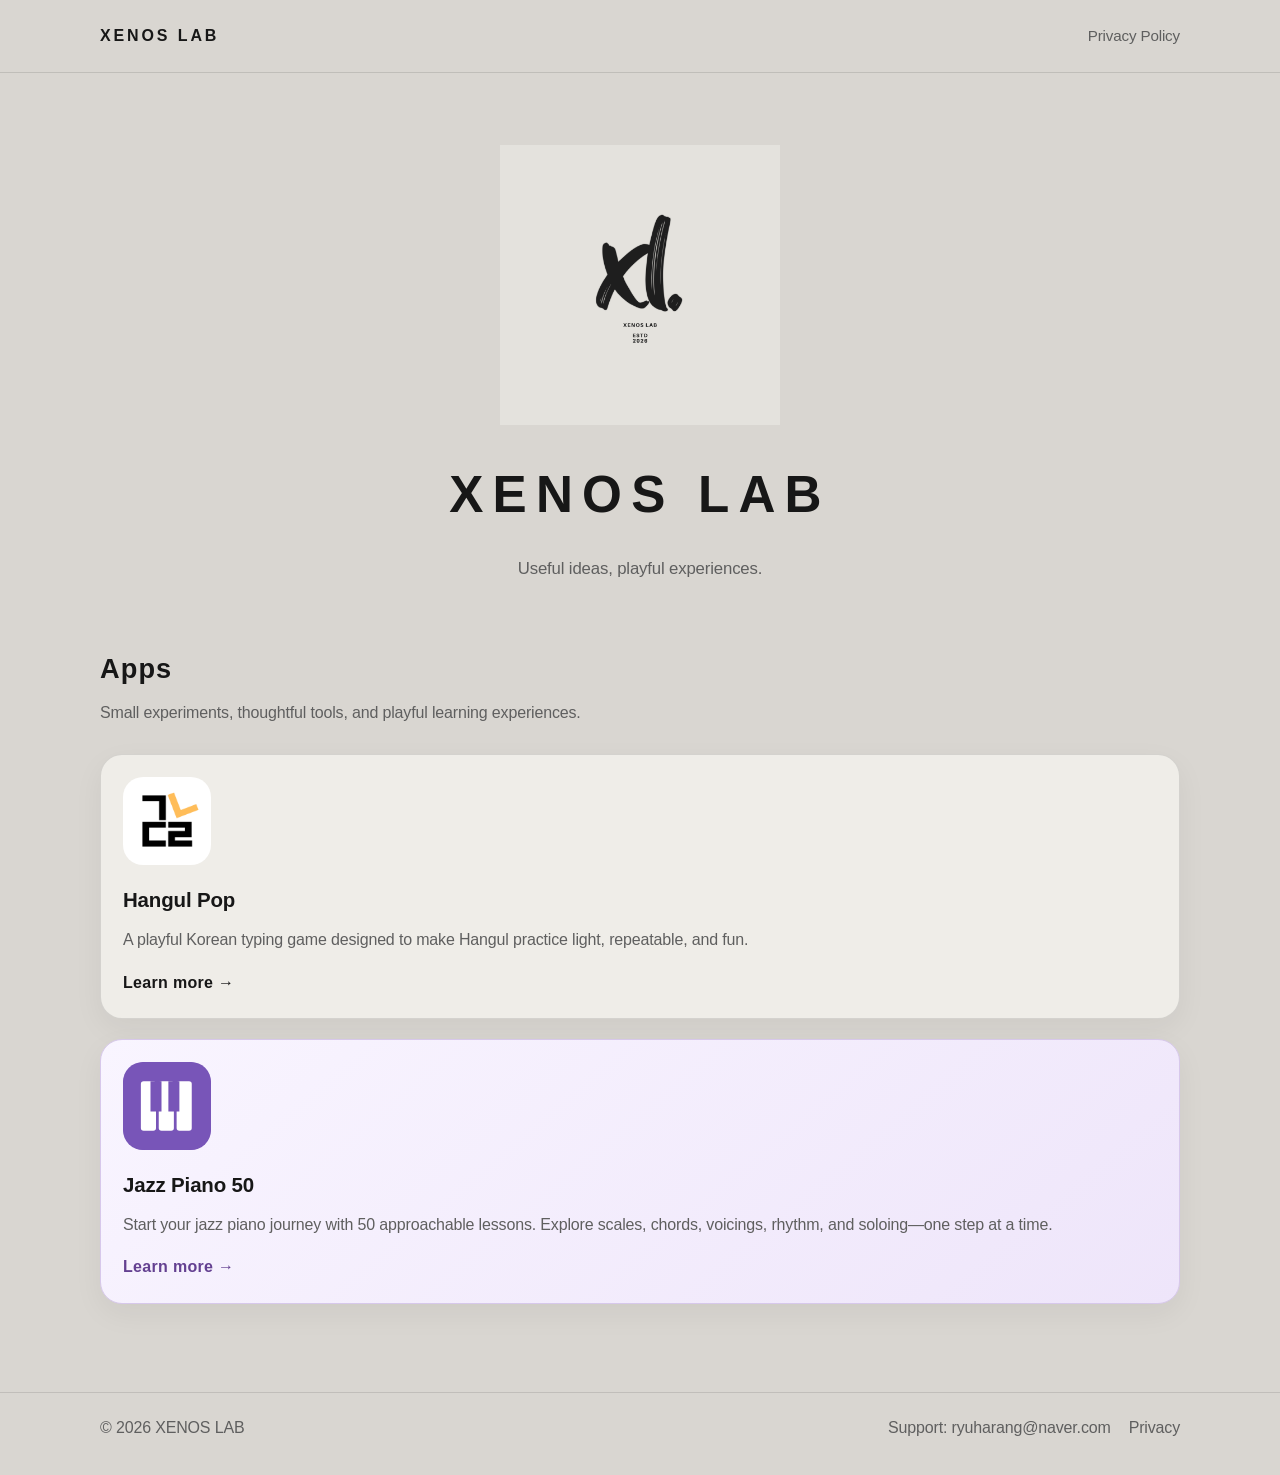
<file: index.html>
<!doctype html>
<html lang="en">
<head>
  <meta charset="utf-8">
  <meta name="viewport" content="width=device-width, initial-scale=1">
  <title>XENOS LAB</title>
  <meta name="description" content="XENOS LAB builds useful, playful apps in a clean and thoughtful way.">
  <link rel="icon" href="assets/hangul-pop-icon.png">
  <link rel="stylesheet" href="styles.css">
  <link rel="stylesheet" href="jazz-piano-50.css">
</head>
<body class="app-directory">
  <header class="site-header">
    <div class="container header-inner">
      <a class="brand-text" href="index.html">XENOS LAB</a>
      <nav class="header-nav">
        <a href="privacy.html">Privacy Policy</a>
      </nav>
    </div>
  </header>

  <main>
    <section class="hero">
      <div class="container hero-inner">
        <img class="hero-logo" src="assets/xenoslab-logo.png" alt="XENOS LAB logo">
        <h1>XENOS LAB</h1>
        <p class="hero-copy">
          Useful ideas, playful experiences.
        </p>
      </div>
    </section>

    <section class="apps-section">
      <div class="container">
        <div class="section-head">
          <h2>Apps</h2>
          <p>Small experiments, thoughtful tools, and playful learning experiences.</p>
        </div>

        <div class="apps-grid">
          <a class="app-card" href="privacy.html" aria-label="Open Hangul Pop">
            <img class="app-icon" src="assets/hangul-pop-icon.png" alt="Hangul Pop app icon">
            <div class="app-card-body">
              <h3>Hangul Pop</h3>
              <p>
                A playful Korean typing game designed to make Hangul practice light, repeatable, and fun.
              </p>
              <span class="card-link">Learn more →</span>
            </div>
          </a>
          <a class="app-card jazz-card" href="jazz-piano-50.html" aria-label="Learn about Jazz Piano 50">
            <img class="app-icon" src="assets/jazz-piano-50-icon.svg" alt="Jazz Piano 50 app icon" width="88" height="88">
            <div class="app-card-body">
              <h3>Jazz Piano 50</h3>
              <p>
                Start your jazz piano journey with 50 approachable lessons. Explore scales, chords, voicings, rhythm, and soloing—one step at a time.
              </p>
              <span class="card-link">Learn more →</span>
            </div>
          </a>
        </div>
      </div>
    </section>
  </main>

  <footer class="site-footer">
    <div class="container footer-inner">
      <p>© 2026 XENOS LAB</p>
      <div class="footer-links">
        <a href="mailto:ryuharang@naver.com">Support: ryuharang@naver.com</a>
        <a href="privacy.html">Privacy</a>
      </div>
    </div>
  </footer>
</body>
</html>
</file>
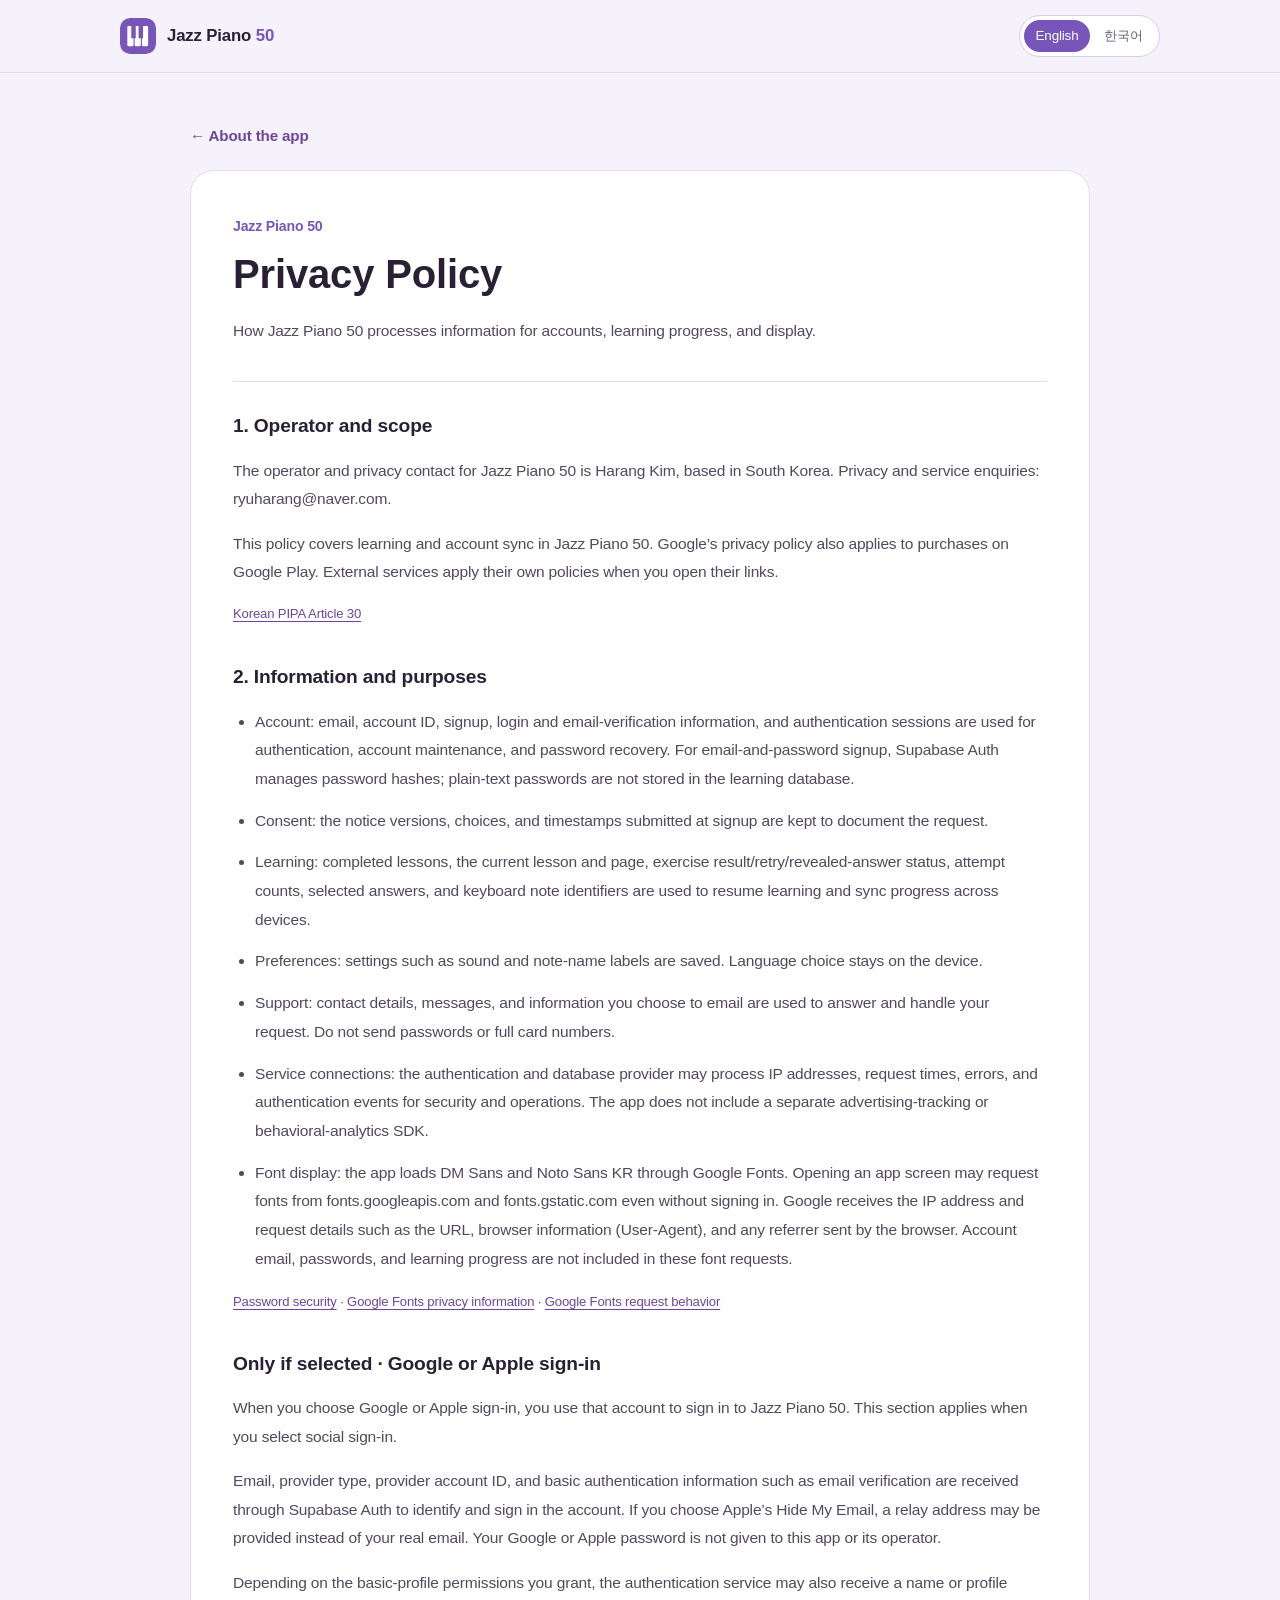
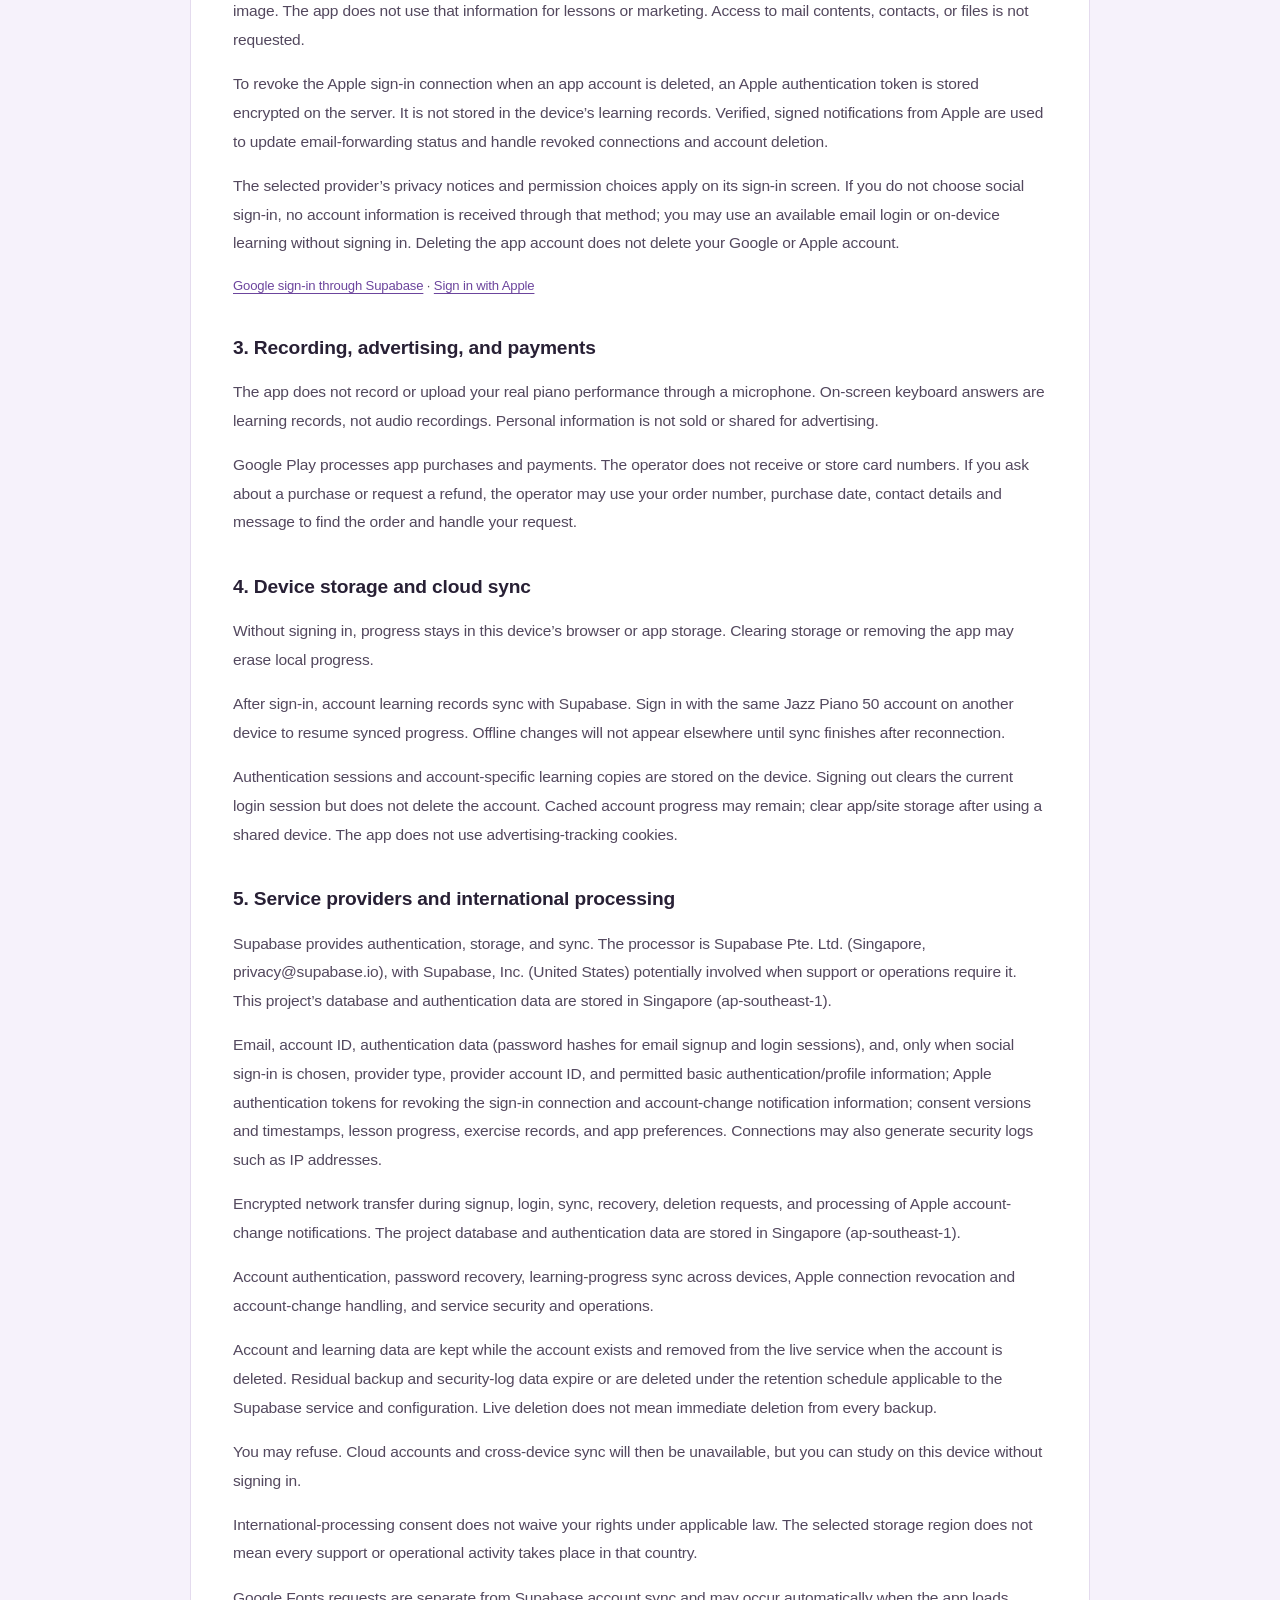
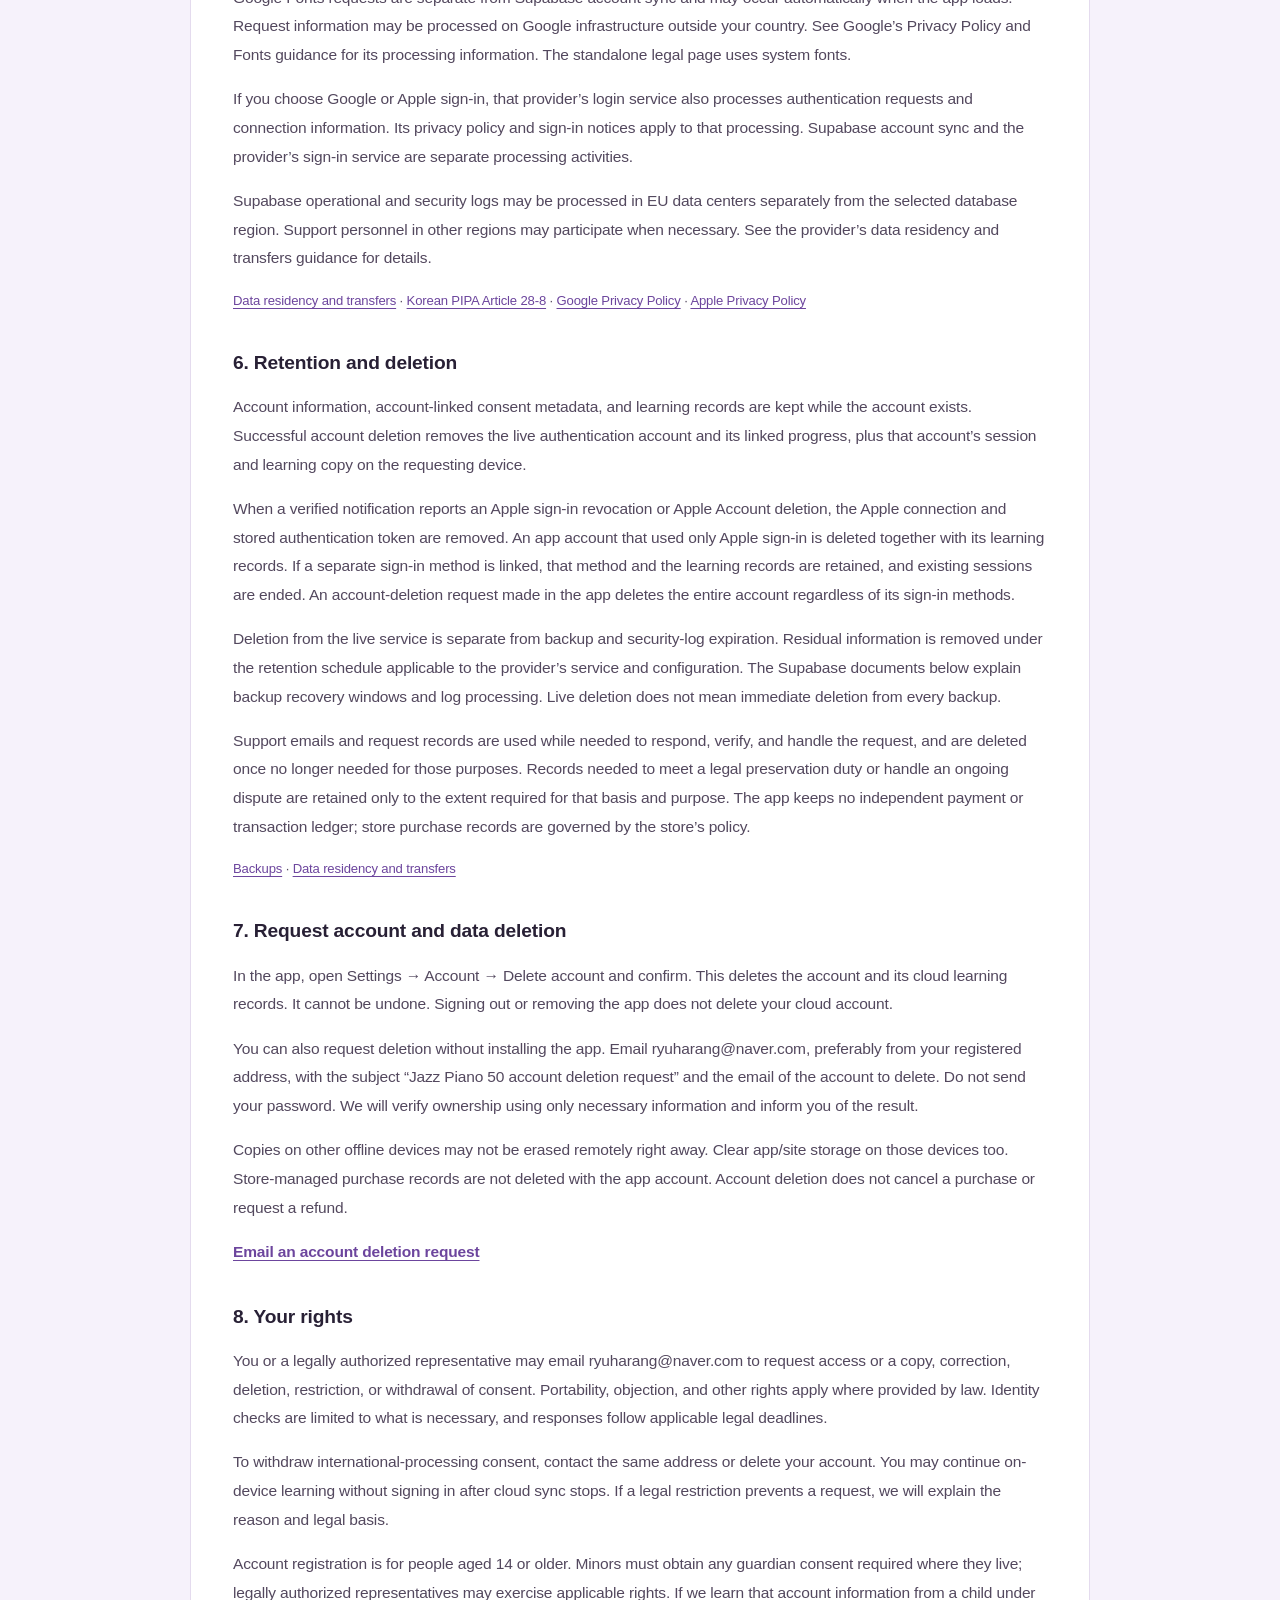
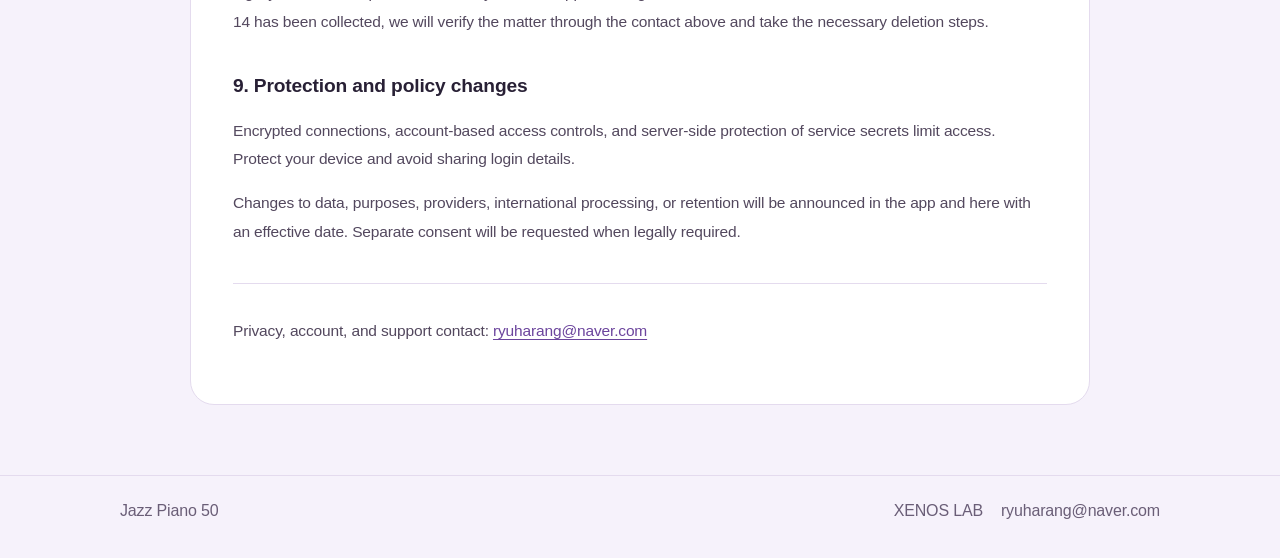
<file: jazz-piano-50-play-privacy.html>
<!doctype html>
<html lang="en">
<head>
  <meta charset="utf-8">
  <meta name="viewport" content="width=device-width, initial-scale=1">
  <title>Jazz Piano 50 — Privacy Policy / 개인정보 처리방침</title>
  <meta name="description" content="Privacy, learning progress, account sync, and account deletion for Jazz Piano 50. 한국어 및 영어 개인정보 처리방침.">
  <meta name="theme-color" content="#f6f2fb">
  <link rel="canonical" href="https://xenoslab.net/jazz-piano-50-play-privacy.html">
  <link rel="alternate" hreflang="en" href="https://xenoslab.net/jazz-piano-50-play-privacy.html?lang=en">
  <link rel="alternate" hreflang="ko" href="https://xenoslab.net/jazz-piano-50-play-privacy.html?lang=ko">
  <link rel="icon" href="assets/jazz-piano-50-icon.svg" type="image/svg+xml">
  <link rel="stylesheet" href="styles.css">
  <link rel="stylesheet" href="jazz-piano-50.css">
  <script src="jazz-piano-50-language.js" defer></script>
  <noscript><style>[data-locale][hidden]{display:block!important}.language-switch{display:none}</style></noscript>
</head>
<body class="jazz-page jazz-policy-page">
  <a class="skip-link" href="#main">Skip to content / 본문으로</a>
  <header class="site-header">
    <div class="container header-inner">
      <a class="jazz-wordmark" href="jazz-piano-50.html" aria-label="Jazz Piano 50"><img src="assets/jazz-piano-50-icon.svg" alt="" width="36" height="36"><span>Jazz Piano <strong>50</strong></span></a>
      <nav class="language-switch" aria-label="Language / 언어"><a href="jazz-piano-50-play-privacy.html?lang=en" data-language="en" lang="en" aria-current="page">English</a><a href="jazz-piano-50-play-privacy.html?lang=ko" data-language="ko" lang="ko">한국어</a></nav>
    </div>
  </header>
  <main id="main"><div class="container jazz-policy-container"><div data-locale="en" lang="en"><a class="jazz-back" href="jazz-piano-50.html?lang=en">← About the app</a><article class="legal-document" lang="en" data-legal-kind="privacy"><header><p class="legal-brand">Jazz Piano 50</p><h1>Privacy Policy</h1><p>How Jazz Piano 50 processes information for accounts, learning progress, and display.</p></header><section><h2>1. Operator and scope</h2><p>The operator and privacy contact for Jazz Piano 50 is Harang Kim, based in South Korea. Privacy and service enquiries: ryuharang@naver.com.</p><p>This policy covers learning and account sync in Jazz Piano 50. Google’s privacy policy also applies to purchases on Google Play. External services apply their own policies when you open their links.</p><p class="legal-sources"><a href="https://www.law.go.kr/LSW/lsLinkCommonInfo.do?lsJoLnkSeq=1032645945" target="_blank" rel="noopener noreferrer">Korean PIPA Article 30</a></p></section><section><h2>2. Information and purposes</h2><ul><li>Account: email, account ID, signup, login and email-verification information, and authentication sessions are used for authentication, account maintenance, and password recovery. For email-and-password signup, Supabase Auth manages password hashes; plain-text passwords are not stored in the learning database.</li><li>Consent: the notice versions, choices, and timestamps submitted at signup are kept to document the request.</li><li>Learning: completed lessons, the current lesson and page, exercise result/retry/revealed-answer status, attempt counts, selected answers, and keyboard note identifiers are used to resume learning and sync progress across devices.</li><li>Preferences: settings such as sound and note-name labels are saved. Language choice stays on the device.</li><li>Support: contact details, messages, and information you choose to email are used to answer and handle your request. Do not send passwords or full card numbers.</li><li>Service connections: the authentication and database provider may process IP addresses, request times, errors, and authentication events for security and operations. The app does not include a separate advertising-tracking or behavioral-analytics SDK.</li><li>Font display: the app loads DM Sans and Noto Sans KR through Google Fonts. Opening an app screen may request fonts from fonts.googleapis.com and fonts.gstatic.com even without signing in. Google receives the IP address and request details such as the URL, browser information (User-Agent), and any referrer sent by the browser. Account email, passwords, and learning progress are not included in these font requests.</li></ul><p class="legal-sources"><a href="https://supabase.com/docs/guides/auth/password-security" target="_blank" rel="noopener noreferrer">Password security</a> · <a href="https://fonts.googleblog.com/2022/11/your-privacy-and-google-fonts.html" target="_blank" rel="noopener noreferrer">Google Fonts privacy information</a> · <a href="https://developers.google.com/fonts/docs/technical_considerations" target="_blank" rel="noopener noreferrer">Google Fonts request behavior</a></p></section><section><h2>Only if selected · Google or Apple sign-in</h2><p>When you choose Google or Apple sign-in, you use that account to sign in to Jazz Piano 50. This section applies when you select social sign-in.</p><p>Email, provider type, provider account ID, and basic authentication information such as email verification are received through Supabase Auth to identify and sign in the account. If you choose Apple’s Hide My Email, a relay address may be provided instead of your real email. Your Google or Apple password is not given to this app or its operator.</p><p>Depending on the basic-profile permissions you grant, the authentication service may also receive a name or profile image. The app does not use that information for lessons or marketing. Access to mail contents, contacts, or files is not requested.</p><p>To revoke the Apple sign-in connection when an app account is deleted, an Apple authentication token is stored encrypted on the server. It is not stored in the device’s learning records. Verified, signed notifications from Apple are used to update email-forwarding status and handle revoked connections and account deletion.</p><p>The selected provider’s privacy notices and permission choices apply on its sign-in screen. If you do not choose social sign-in, no account information is received through that method; you may use an available email login or on-device learning without signing in. Deleting the app account does not delete your Google or Apple account.</p><p class="legal-sources"><a href="https://supabase.com/docs/guides/auth/social-login/auth-google" target="_blank" rel="noopener noreferrer">Google sign-in through Supabase</a> · <a href="https://support.apple.com/en-us/102609" target="_blank" rel="noopener noreferrer">Sign in with Apple</a></p></section><section><h2>3. Recording, advertising, and payments</h2><p>The app does not record or upload your real piano performance through a microphone. On-screen keyboard answers are learning records, not audio recordings. Personal information is not sold or shared for advertising.</p><p>Google Play processes app purchases and payments. The operator does not receive or store card numbers. If you ask about a purchase or request a refund, the operator may use your order number, purchase date, contact details and message to find the order and handle your request.</p></section><section><h2>4. Device storage and cloud sync</h2><p>Without signing in, progress stays in this device’s browser or app storage. Clearing storage or removing the app may erase local progress.</p><p>After sign-in, account learning records sync with Supabase. Sign in with the same Jazz Piano 50 account on another device to resume synced progress. Offline changes will not appear elsewhere until sync finishes after reconnection.</p><p>Authentication sessions and account-specific learning copies are stored on the device. Signing out clears the current login session but does not delete the account. Cached account progress may remain; clear app/site storage after using a shared device. The app does not use advertising-tracking cookies.</p></section><section id="international-en"><h2>5. Service providers and international processing</h2><p>Supabase provides authentication, storage, and sync. The processor is Supabase Pte. Ltd. (Singapore, privacy@supabase.io), with Supabase, Inc. (United States) potentially involved when support or operations require it. This project’s database and authentication data are stored in Singapore (ap-southeast-1).</p><p>Email, account ID, authentication data (password hashes for email signup and login sessions), and, only when social sign-in is chosen, provider type, provider account ID, and permitted basic authentication/profile information; Apple authentication tokens for revoking the sign-in connection and account-change notification information; consent versions and timestamps, lesson progress, exercise records, and app preferences. Connections may also generate security logs such as IP addresses.</p><p>Encrypted network transfer during signup, login, sync, recovery, deletion requests, and processing of Apple account-change notifications. The project database and authentication data are stored in Singapore (ap-southeast-1).</p><p>Account authentication, password recovery, learning-progress sync across devices, Apple connection revocation and account-change handling, and service security and operations.</p><p>Account and learning data are kept while the account exists and removed from the live service when the account is deleted. Residual backup and security-log data expire or are deleted under the retention schedule applicable to the Supabase service and configuration. Live deletion does not mean immediate deletion from every backup.</p><p>You may refuse. Cloud accounts and cross-device sync will then be unavailable, but you can study on this device without signing in.</p><p>International-processing consent does not waive your rights under applicable law. The selected storage region does not mean every support or operational activity takes place in that country.</p><p>Google Fonts requests are separate from Supabase account sync and may occur automatically when the app loads. Request information may be processed on Google infrastructure outside your country. See Google’s Privacy Policy and Fonts guidance for its processing information. The standalone legal page uses system fonts.</p><p>If you choose Google or Apple sign-in, that provider’s login service also processes authentication requests and connection information. Its privacy policy and sign-in notices apply to that processing. Supabase account sync and the provider’s sign-in service are separate processing activities.</p><p>Supabase operational and security logs may be processed in EU data centers separately from the selected database region. Support personnel in other regions may participate when necessary. See the provider’s data residency and transfers guidance for details.</p><p class="legal-sources"><a href="https://supabase.com/legal/privacy-resources/data-residency-and-transfers-faq" target="_blank" rel="noopener noreferrer">Data residency and transfers</a> · <a href="https://www.law.go.kr/법령/개인정보보호법/제28조의8" target="_blank" rel="noopener noreferrer">Korean PIPA Article 28-8</a> · <a href="https://policies.google.com/privacy" target="_blank" rel="noopener noreferrer">Google Privacy Policy</a> · <a href="https://www.apple.com/legal/privacy/" target="_blank" rel="noopener noreferrer">Apple Privacy Policy</a></p></section><section><h2>6. Retention and deletion</h2><p>Account information, account-linked consent metadata, and learning records are kept while the account exists. Successful account deletion removes the live authentication account and its linked progress, plus that account’s session and learning copy on the requesting device.</p><p>When a verified notification reports an Apple sign-in revocation or Apple Account deletion, the Apple connection and stored authentication token are removed. An app account that used only Apple sign-in is deleted together with its learning records. If a separate sign-in method is linked, that method and the learning records are retained, and existing sessions are ended. An account-deletion request made in the app deletes the entire account regardless of its sign-in methods.</p><p>Deletion from the live service is separate from backup and security-log expiration. Residual information is removed under the retention schedule applicable to the provider’s service and configuration. The Supabase documents below explain backup recovery windows and log processing. Live deletion does not mean immediate deletion from every backup.</p><p>Support emails and request records are used while needed to respond, verify, and handle the request, and are deleted once no longer needed for those purposes. Records needed to meet a legal preservation duty or handle an ongoing dispute are retained only to the extent required for that basis and purpose. The app keeps no independent payment or transaction ledger; store purchase records are governed by the store’s policy.</p><p class="legal-sources"><a href="https://supabase.com/docs/guides/platform/backups" target="_blank" rel="noopener noreferrer">Backups</a> · <a href="https://supabase.com/legal/privacy-resources/data-residency-and-transfers-faq" target="_blank" rel="noopener noreferrer">Data residency and transfers</a></p></section><section id="deletion-en"><h2>7. Request account and data deletion</h2><p>In the app, open Settings → Account → Delete account and confirm. This deletes the account and its cloud learning records. It cannot be undone. Signing out or removing the app does not delete your cloud account.</p><p>You can also request deletion without installing the app. Email ryuharang@naver.com, preferably from your registered address, with the subject “Jazz Piano 50 account deletion request” and the email of the account to delete. Do not send your password. We will verify ownership using only necessary information and inform you of the result.</p><p>Copies on other offline devices may not be erased remotely right away. Clear app/site storage on those devices too. Store-managed purchase records are not deleted with the app account. Account deletion does not cancel a purchase or request a refund.</p><p class="legal-action"><a href="mailto:ryuharang@naver.com?subject=Jazz%20Piano%2050%20account%20deletion%20request">Email an account deletion request</a></p></section><section><h2>8. Your rights</h2><p>You or a legally authorized representative may email ryuharang@naver.com to request access or a copy, correction, deletion, restriction, or withdrawal of consent. Portability, objection, and other rights apply where provided by law. Identity checks are limited to what is necessary, and responses follow applicable legal deadlines.</p><p>To withdraw international-processing consent, contact the same address or delete your account. You may continue on-device learning without signing in after cloud sync stops. If a legal restriction prevents a request, we will explain the reason and legal basis.</p><p>Account registration is for people aged 14 or older. Minors must obtain any guardian consent required where they live; legally authorized representatives may exercise applicable rights. If we learn that account information from a child under 14 has been collected, we will verify the matter through the contact above and take the necessary deletion steps.</p></section><section><h2>9. Protection and policy changes</h2><p>Encrypted connections, account-based access controls, and server-side protection of service secrets limit access. Protect your device and avoid sharing login details.</p><p>Changes to data, purposes, providers, international processing, or retention will be announced in the app and here with an effective date. Separate consent will be requested when legally required.</p></section><footer><p>Privacy, account, and support contact: <a href="mailto:ryuharang@naver.com">ryuharang@naver.com</a></p></footer></article></div>
<div data-locale="ko" lang="ko" hidden><a class="jazz-back" href="jazz-piano-50.html?lang=ko">← 앱 소개</a><article class="legal-document" lang="ko" data-legal-kind="privacy"><header><p class="legal-brand">Jazz Piano 50</p><h1>개인정보 처리방침</h1><p>Jazz Piano 50의 계정·학습 진도와 화면 표시에 사용되는 정보 처리를 안내합니다.</p></header><section><h2>1. 운영자와 적용 범위</h2><p>Jazz Piano 50의 운영자 및 개인정보 보호 담당자는 김하랑이며, 소재지는 대한민국입니다. 개인정보 및 서비스 관련 문의: ryuharang@naver.com.</p><p>이 방침은 Jazz Piano 50에서의 학습과 계정 동기화에 적용됩니다. Google Play에서 구매할 때는 Google의 개인정보처리방침이, 외부 링크를 열 때는 해당 서비스의 개인정보처리방침이 함께 적용됩니다.</p><p class="legal-sources"><a href="https://www.law.go.kr/LSW/lsLinkCommonInfo.do?lsJoLnkSeq=1032645945" target="_blank" rel="noopener noreferrer">개인정보 보호법 제30조</a></p></section><section><h2>2. 어떤 정보를 왜 처리하나요?</h2><ul><li>계정: 이메일, 계정 식별자, 가입·로그인·이메일 확인 관련 정보와 인증 세션을 회원 인증, 계정 유지 및 비밀번호 복구에 사용합니다. 이메일·비밀번호로 가입할 때 비밀번호는 Supabase Auth가 해시 형태로 관리하며 학습 데이터베이스에 평문 비밀번호를 저장하지 않습니다.</li><li>동의 기록: 안내문 버전, 동의 여부와 시각 등 회원가입 시 제출한 동의 기록을 해당 요청 확인에 사용합니다.</li><li>학습 기록: 완료한 레슨, 현재 레슨과 페이지, 문제의 정답·재시도·정답 확인 상태, 시도 횟수, 선택한 답과 건반 음 식별자를 저장하여 이어 학습하고 기기 간 진도를 동기화합니다.</li><li>설정: 소리와 음 이름 표시 설정 등을 저장합니다. 언어 선택은 기기 안에 보관합니다.</li><li>문의: 이메일로 보낸 연락처, 문의 내용 및 문제 해결을 위해 직접 제공한 자료를 답변과 요청 처리에 사용합니다. 비밀번호나 카드 전체 번호를 보내지 마세요.</li><li>서비스 연결: 인증·데이터베이스 제공자는 서비스 보안과 운영에 필요한 IP 주소, 요청 시각, 오류·인증 이벤트 등 접속 기록을 처리할 수 있습니다. 앱에는 별도의 광고 추적·행동 분석 SDK를 넣지 않았습니다.</li><li>글꼴 표시: 앱 화면은 Google Fonts에서 DM Sans와 Noto Sans KR을 불러옵니다. 화면을 열면 로그인 여부와 관계없이 fonts.googleapis.com 및 fonts.gstatic.com으로 글꼴 요청이 발생할 수 있어, Google에 IP 주소와 요청 URL, 브라우저 정보(User-Agent) 및 브라우저가 보내는 참조 페이지 등 요청 정보가 전달됩니다. 이 글꼴 요청에 계정 이메일·비밀번호·학습 진도를 넣지 않습니다.</li></ul><p class="legal-sources"><a href="https://supabase.com/docs/guides/auth/password-security" target="_blank" rel="noopener noreferrer">Supabase · 비밀번호 보안</a> · <a href="https://fonts.googleblog.com/2022/11/your-privacy-and-google-fonts.html" target="_blank" rel="noopener noreferrer">Google Fonts · 개인정보 안내</a> · <a href="https://developers.google.com/fonts/docs/technical_considerations" target="_blank" rel="noopener noreferrer">Google Fonts · 글꼴 요청 방식</a></p></section><section><h2>선택한 경우에만 · Google·Apple 로그인</h2><p>Google 또는 Apple 로그인을 선택하면 해당 계정을 이용해 Jazz Piano 50에 로그인할 수 있습니다. 이 항목은 이용자가 소셜 로그인을 선택한 경우에 적용됩니다.</p><p>선택한 제공자에서 받은 이메일, 제공자 종류·계정 식별자, 이메일 확인 여부 등 기본 인증 정보를 Supabase Auth를 통해 계정 식별과 로그인에 사용합니다. Apple의 이메일 가리기를 선택하면 실제 주소 대신 전달용 이메일이 제공될 수 있습니다. Google·Apple 계정의 비밀번호를 앱이나 운영자에게 전달하지 않습니다.</p><p>허용한 기본 프로필 범위에 따라 이름·프로필 사진 등 부가 정보가 인증 서비스에 함께 전달될 수 있습니다. 앱은 이를 레슨 진행이나 마케팅에 사용하지 않습니다. 메일 내용·연락처·파일 접근은 요청하지 않습니다.</p><p>Apple 로그인 연결을 계정 삭제 시 해제하기 위해 Apple 인증 토큰을 서버에 암호화하여 보관합니다. 앱은 이 토큰을 기기의 학습 기록에 저장하지 않습니다. Apple에서 보내는 서명된 계정 변경 알림을 확인하여 이메일 전달 상태, 연결 해제 및 계정 삭제를 반영합니다.</p><p>제공자 로그인 화면에는 해당 제공자의 개인정보 안내와 권한 선택이 적용됩니다. 소셜 로그인을 선택하지 않으면 이 방식으로 계정 정보를 받지 않으며, 제공되는 이메일 로그인 또는 로그인 없는 기기 내 학습을 이용할 수 있습니다. 앱 계정을 삭제해도 Google·Apple 계정 자체는 삭제되지 않습니다.</p><p class="legal-sources"><a href="https://supabase.com/docs/guides/auth/social-login/auth-google" target="_blank" rel="noopener noreferrer">Google 로그인 · Supabase 안내</a> · <a href="https://support.apple.com/en-us/102609" target="_blank" rel="noopener noreferrer">Apple 로그인 안내</a></p></section><section><h2>3. 녹음·광고·결제 정보</h2><p>앱은 실제 피아노 연주를 마이크로 녹음하거나 업로드하지 않습니다. 문제에서 누른 화면 건반의 답은 학습 기록이며 오디오 녹음이 아닙니다. 광고 목적으로 개인정보를 판매하거나 공유하지 않습니다.</p><p>Google Play가 앱 구매와 결제를 처리합니다. 운영자는 카드 번호를 직접 받거나 저장하지 않습니다. 구매 또는 환불을 문의하면 운영자는 해당 주문을 확인하고 요청을 처리하는 데 필요한 주문번호, 구매일, 연락처 및 문의 내용을 이용할 수 있습니다.</p></section><section><h2>4. 기기 내 저장과 클라우드 동기화</h2><p>로그인하지 않으면 학습 진도는 이 기기의 브라우저·앱 저장 공간에 보관됩니다. 저장 공간을 지우거나 앱을 삭제하면 기기 내 진도를 잃을 수 있습니다.</p><p>로그인하면 계정별 학습 기록을 Supabase와 동기화합니다. 다른 기기에서 같은 Jazz Piano 50 계정으로 로그인하면 동기화된 기록을 이어서 이용할 수 있습니다. 인터넷이 끊긴 동안의 변경은 연결 후 동기화가 완료되어야 다른 기기에 반영됩니다.</p><p>로그인 유지를 위한 인증 세션과 계정별 학습 사본을 기기에 저장합니다. 로그아웃은 현재 로그인 세션을 지우지만 계정 삭제가 아닙니다. 기기 내 계정별 학습 캐시는 남을 수 있으므로 공용 기기에서는 사용 후 앱·사이트 저장 데이터를 지워주세요. 추적용 광고 쿠키는 사용하지 않습니다.</p></section><section id="international-ko"><h2>5. 처리 위탁과 국외 이전</h2><p>계정 인증과 데이터 저장·동기화를 Supabase에 위탁합니다. 수탁자는 Supabase Pte. Ltd.(싱가포르, privacy@supabase.io)이며, 필요한 기술 지원·운영에 Supabase, Inc.(미국)가 관여할 수 있습니다. 이 프로젝트의 데이터베이스·인증 데이터 저장 지역은 싱가포르(ap-southeast-1)입니다.</p><p>이메일, 계정 식별자, 인증 정보(이메일 가입 시 비밀번호 해시·로그인 세션), 소셜 로그인을 선택한 경우 제공자 종류·제공자 계정 식별자와 허용된 기본 인증·프로필 정보, Apple 로그인 연결 해제용 인증 토큰과 계정 변경 알림 정보, 동의 버전·시각, 레슨 진도·문제 풀이 기록·앱 설정. 연결 과정에서 IP 주소 등 서비스 보안 로그가 처리될 수 있습니다.</p><p>회원가입·로그인·동기화·복구·삭제 요청 및 Apple 계정 변경 알림을 처리할 때 암호화된 네트워크로 전송합니다. 프로젝트 데이터베이스와 인증 데이터의 저장 지역은 싱가포르(ap-southeast-1)입니다.</p><p>회원 인증, 비밀번호 복구, 여러 기기의 학습 진도 동기화, Apple 연결 해제·계정 변경 처리 및 서비스 보안·운영.</p><p>계정·학습 데이터는 계정 유지 동안 보관하며 계정 삭제 시 운영 데이터에서 삭제합니다. 백업·보안 로그에 남은 정보는 Supabase의 해당 서비스·설정에 적용되는 보존 일정에 따라 만료·삭제됩니다. 운영 데이터 삭제가 모든 백업의 즉시 삭제를 의미하지는 않습니다.</p><p>동의를 거부할 수 있습니다. 거부하면 클라우드 계정·기기 간 동기화는 사용할 수 없지만, 로그인하지 않고 이 기기에서 학습할 수 있습니다.</p><p>국외 이전에 동의하는 경우에도 국내외 법률에 따른 권리는 유지됩니다. 저장 지역만으로 모든 지원·운영 처리가 한 국가에서만 이루어진다는 뜻은 아닙니다.</p><p>Google Fonts 요청은 Supabase 계정 동기화와 별개이며, 화면을 불러올 때 자동으로 이루어질 수 있습니다. 요청 정보는 Google의 국외 인프라에서 처리될 수 있으며, Google의 개인정보처리방침과 Fonts 안내에서 처리 내용을 확인할 수 있습니다. 별도 법률 안내 페이지는 기기의 기본 글꼴을 사용합니다.</p><p>Google·Apple 로그인을 선택하면 해당 제공자의 로그인 서비스에서도 인증 요청과 연결 정보가 처리됩니다. 각 제공자의 개인정보처리방침과 로그인 화면의 안내가 해당 처리에 적용됩니다. Supabase 계정 동기화와 제공자의 로그인 서비스는 서로 구분되는 처리입니다.</p><p>Supabase의 운영·보안 로그는 선택한 데이터베이스 저장 지역과 별도로 EU 소재 데이터센터에서 처리될 수 있습니다. 기술 지원에는 필요한 범위에서 여러 지역의 담당자가 참여할 수 있습니다. 제공자의 데이터 저장 위치·국외 이전 안내에서 자세한 내용을 확인할 수 있습니다.</p><p class="legal-sources"><a href="https://supabase.com/legal/privacy-resources/data-residency-and-transfers-faq" target="_blank" rel="noopener noreferrer">Supabase · 데이터 저장 위치·국외 이전</a> · <a href="https://www.law.go.kr/법령/개인정보보호법/제28조의8" target="_blank" rel="noopener noreferrer">개인정보 보호법 제28조의8</a> · <a href="https://policies.google.com/privacy" target="_blank" rel="noopener noreferrer">Google · 개인정보처리방침</a> · <a href="https://www.apple.com/legal/privacy/" target="_blank" rel="noopener noreferrer">Apple · 개인정보처리방침</a></p></section><section><h2>6. 보유 기간과 파기</h2><p>계정 정보, 계정에 연결된 동의 메타데이터 및 학습 기록은 계정 유지 동안 보관합니다. 계정 삭제가 성공하면 운영 중인 인증 계정과 연결된 학습 기록을 삭제하고, 요청한 기기의 해당 계정 세션과 학습 사본을 지웁니다.</p><p>Apple 로그인 연결이 해제되거나 Apple 계정이 삭제되었다는 확인된 알림을 받으면 Apple 연결 정보와 보관한 인증 토큰을 삭제합니다. Apple만으로 로그인하던 앱 계정은 학습 기록과 함께 삭제합니다. 별도의 로그인 방식이 연결된 계정은 해당 로그인 방식과 학습 기록을 유지하고 기존 로그인 세션을 종료합니다. 앱에서 계정 삭제를 요청하면 로그인 방식과 관계없이 계정 전체를 삭제합니다.</p><p>운영 데이터 삭제와 백업·보안 로그의 만료는 다릅니다. 제공자의 백업 및 보안 로그에 남은 정보는 해당 서비스·설정의 보존 일정에 따라 제거됩니다. 백업의 복구 가능 기간과 로그 처리에 관한 안내는 아래 Supabase 문서에서 확인할 수 있습니다. 운영 데이터 삭제가 모든 백업의 즉시 삭제를 의미하지는 않습니다.</p><p>문의 이메일과 요청 처리 자료는 답변·확인 및 요청 처리에 필요한 동안 이용하며, 해당 목적을 달성하여 더 이상 필요하지 않으면 삭제합니다. 법률상 보존 의무 또는 진행 중인 분쟁 처리를 위해 필요한 자료는 해당 근거와 목적에 필요한 범위에서만 보관합니다. 앱은 자체 결제·거래 원장을 보관하지 않으며 스토어의 구매 기록에는 해당 스토어의 정책이 적용됩니다.</p><p class="legal-sources"><a href="https://supabase.com/docs/guides/platform/backups" target="_blank" rel="noopener noreferrer">Supabase · 백업</a> · <a href="https://supabase.com/legal/privacy-resources/data-residency-and-transfers-faq" target="_blank" rel="noopener noreferrer">Supabase · 데이터 저장 위치·국외 이전</a></p></section><section id="deletion-ko"><h2>7. 계정 및 데이터 삭제 요청</h2><p>앱에서 설정 → 계정 → 계정 삭제를 선택하고 확인하면 계정과 그 계정의 클라우드 학습 기록을 삭제할 수 있습니다. 삭제는 되돌릴 수 없으며, 로그아웃이나 앱 삭제만으로는 클라우드 계정이 삭제되지 않습니다.</p><p>앱을 설치하지 않아도 ryuharang@naver.com으로 삭제를 요청할 수 있습니다. 가능하면 가입한 이메일에서 제목 “Jazz Piano 50 계정 삭제 요청”으로 보내고 삭제할 계정 이메일을 알려주세요. 비밀번호는 보내지 마세요. 계정 소유 확인에 필요한 최소 정보만 확인하여 처리 결과를 안내합니다.</p><p>다른 오프라인 기기에 남아 있는 학습 사본은 원격으로 즉시 지워지지 않을 수 있습니다. 해당 기기의 앱·사이트 저장 데이터도 지워주세요. 스토어가 별도로 관리하는 구매 기록은 앱 계정 삭제 대상이 아니며, 계정 삭제는 구매 취소나 환불 요청이 아닙니다.</p><p class="legal-action"><a href="mailto:ryuharang@naver.com?subject=Jazz%20Piano%2050%20%EA%B3%84%EC%A0%95%20%EC%82%AD%EC%A0%9C%20%EC%9A%94%EC%B2%AD">이메일로 계정 삭제 요청하기</a></p></section><section><h2>8. 열람·정정·동의 철회 등 권리</h2><p>본인 또는 적법한 대리인은 ryuharang@naver.com으로 개인정보 열람·사본, 정정, 삭제, 처리 정지 및 동의 철회를 요청할 수 있습니다. 적용되는 법률이 인정하는 이동·이의 제기 등 권리도 행사할 수 있습니다. 본인 확인은 필요한 최소 범위로 진행하고 법정 기한 내 답변합니다.</p><p>국외 이전 동의를 철회하려면 같은 연락처로 요청하거나 계정을 삭제할 수 있습니다. 클라우드 동기화를 중단하더라도 로그인하지 않은 기기 내 학습은 계속할 수 있습니다. 제한 사유가 법률상 존재한다면 그 근거와 이유를 설명합니다.</p><p>회원가입은 만 14세 이상을 대상으로 합니다. 미성년자는 거주지 법률상 필요한 법정대리인의 동의를 받아야 하며, 법정대리인의 권리 행사는 적용 법률에 따릅니다. 만 14세 미만 아동의 계정 정보가 수집된 사실을 알게 된 경우 위 연락처를 통해 확인하고 필요한 삭제 조치를 진행합니다.</p></section><section><h2>9. 보호 조치와 변경 안내</h2><p>암호화된 연결, 계정별 데이터 접근 제한, 서비스 비밀키의 서버 보관 등으로 접근을 제한합니다. 기기를 타인과 공유하거나 로그인 정보를 노출하지 않도록 해주세요.</p><p>처리 항목·목적·수탁자·국외 이전·보유 기간을 변경하면 앱 및 이 페이지에 변경 내용과 시행일을 안내하고, 법률상 필요한 경우 별도 동의를 받습니다.</p></section><footer><p>개인정보·계정·이용 문의: <a href="mailto:ryuharang@naver.com">ryuharang@naver.com</a></p></footer></article></div></div></main>
  <footer class="site-footer"><div class="container footer-inner"><p>Jazz Piano 50</p><div class="footer-links"><a href="index.html">XENOS LAB</a><a href="mailto:ryuharang@naver.com">ryuharang@naver.com</a></div></div></footer>
</body>
</html>
</file>
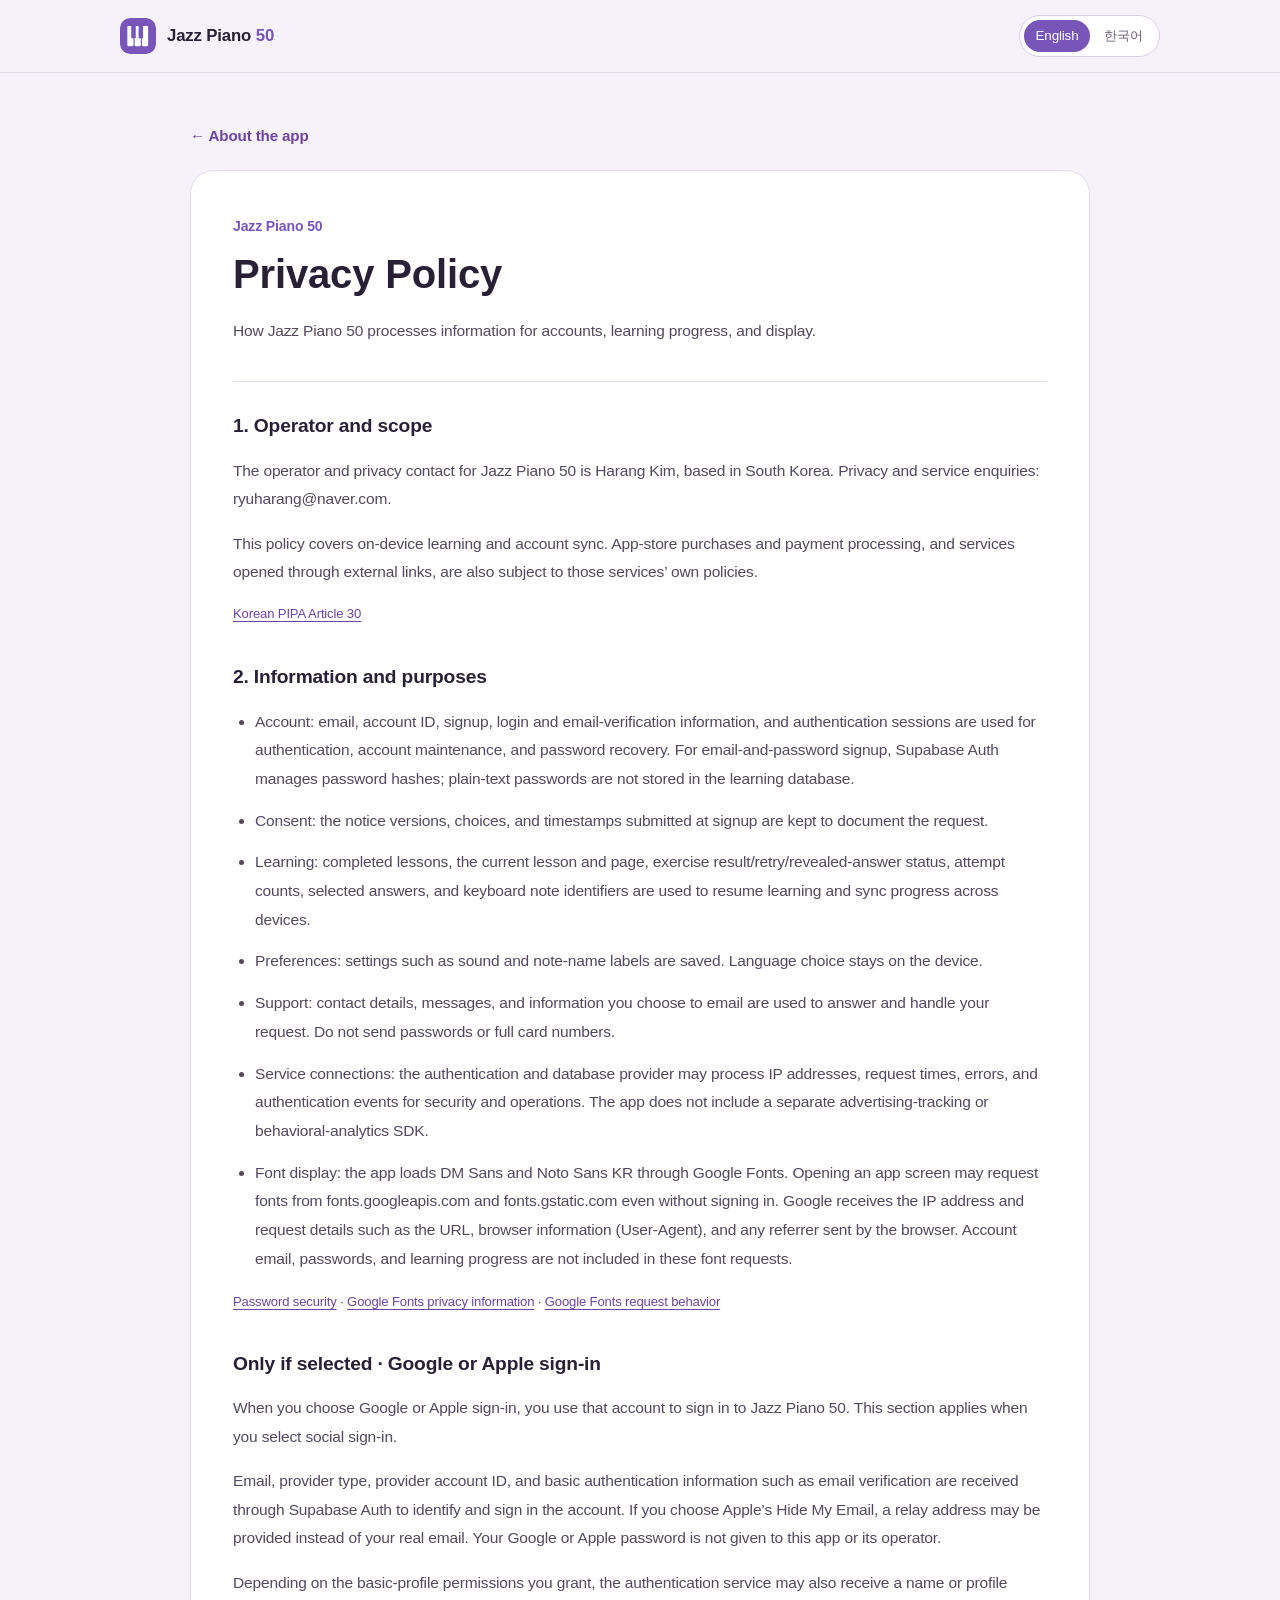
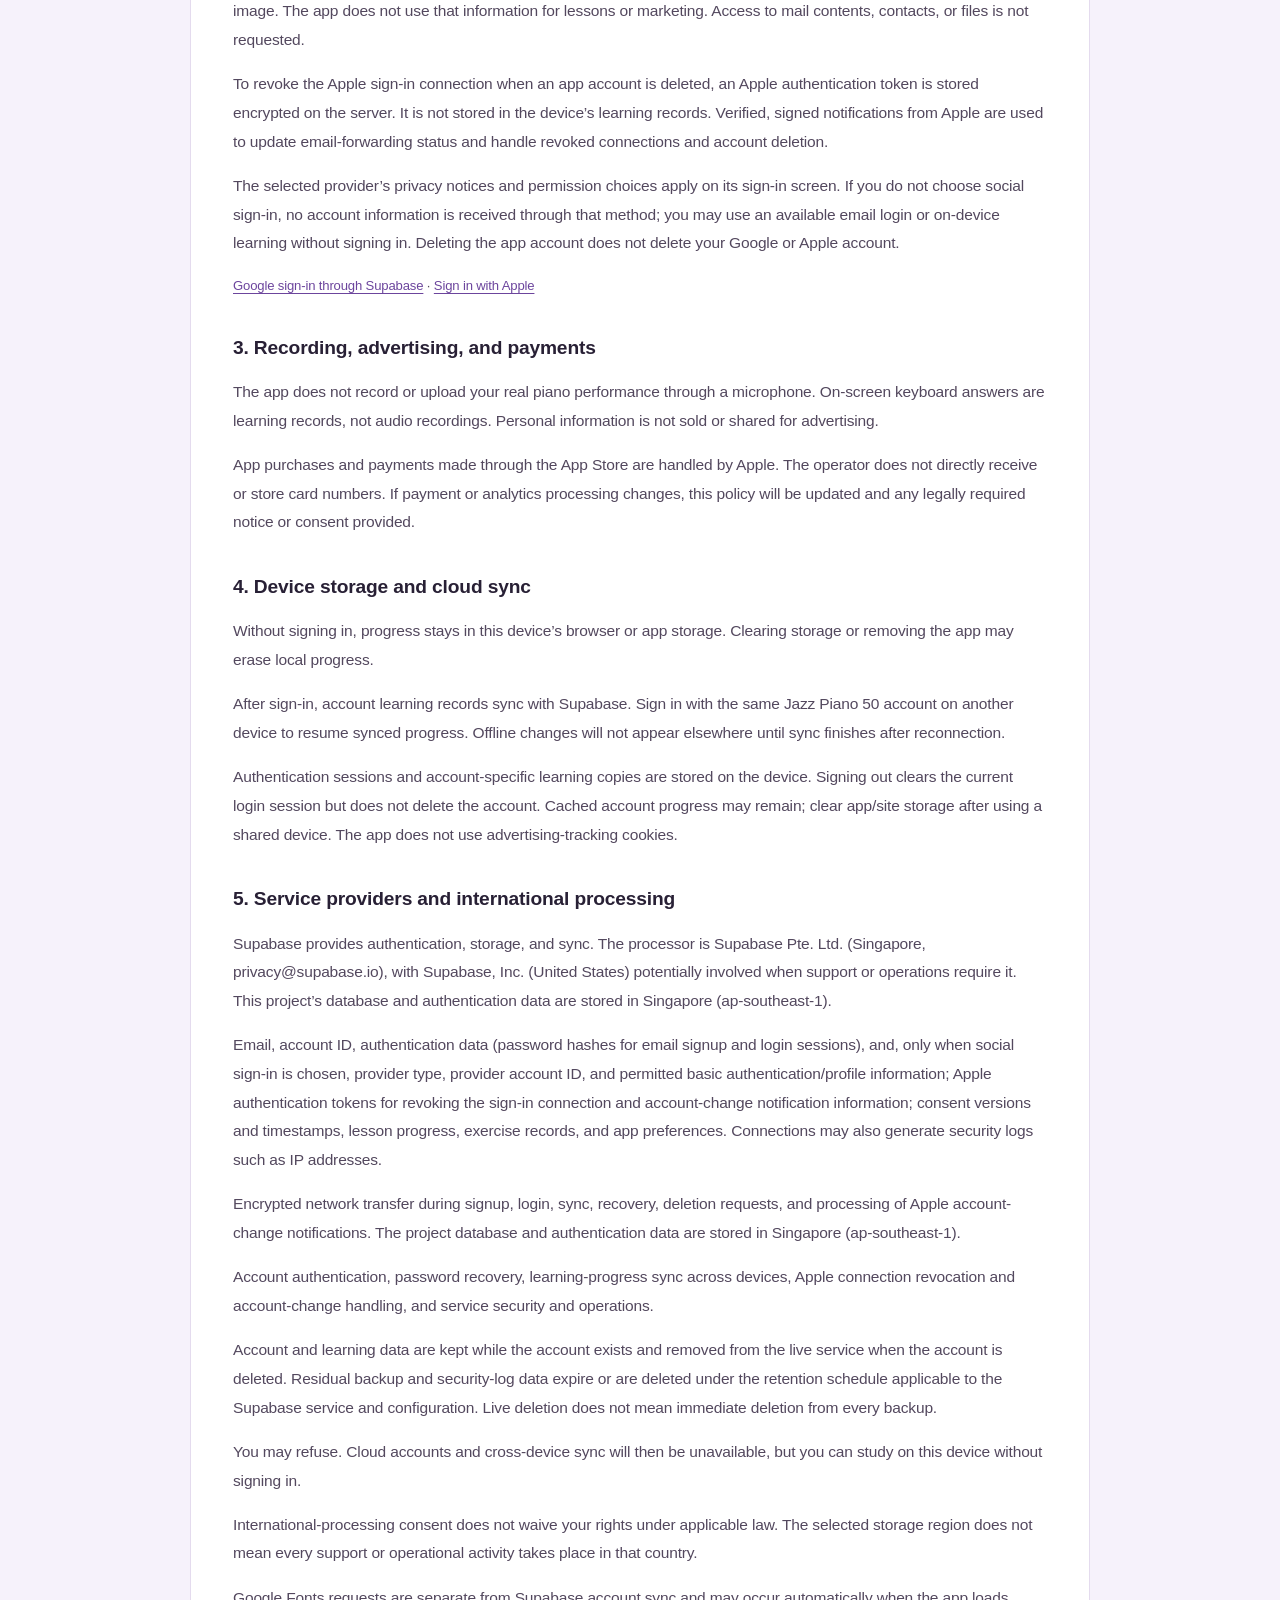
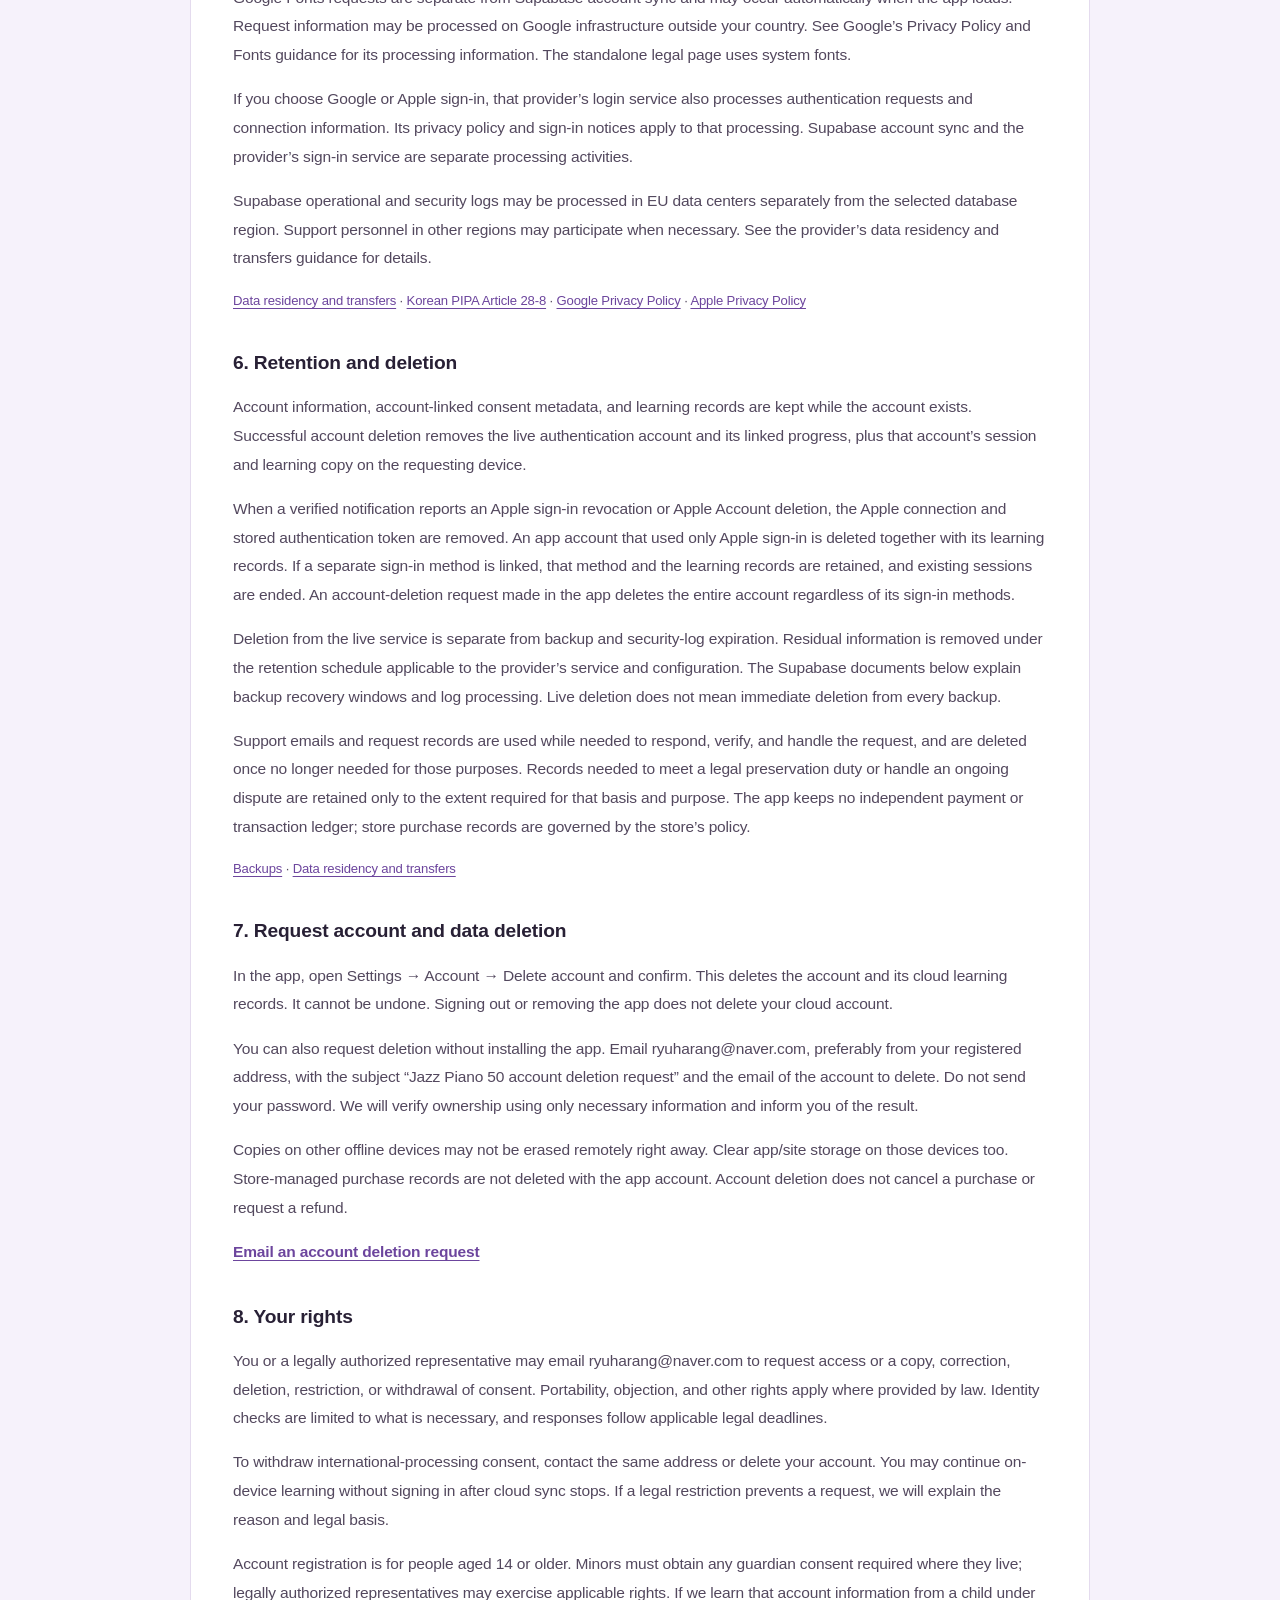
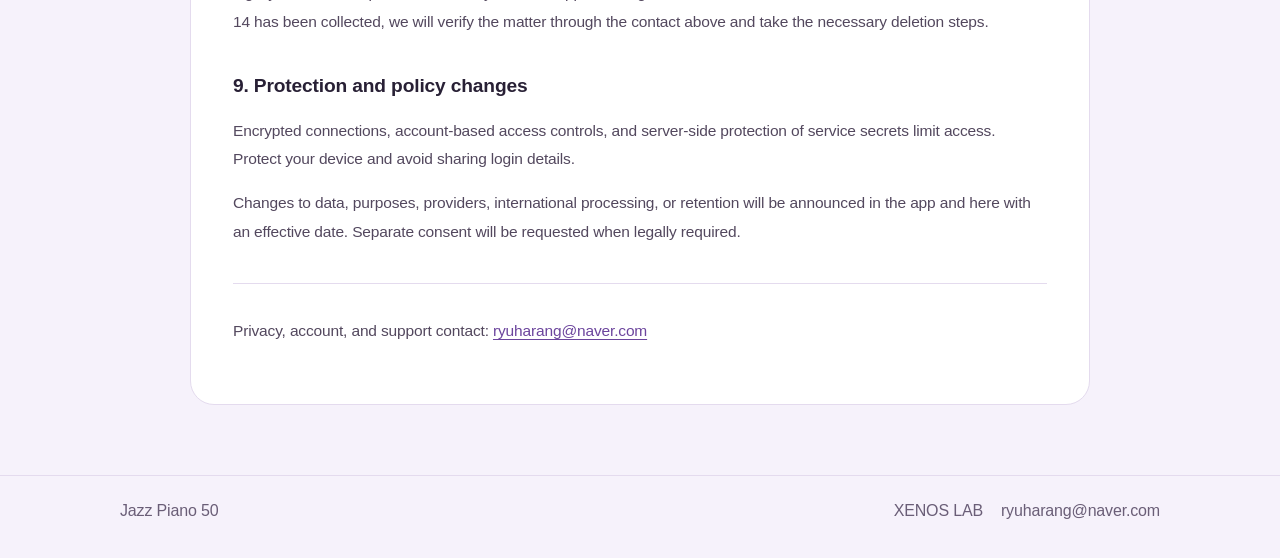
<file: jazz-piano-50-privacy.html>
<!doctype html>
<html lang="en">
<head>
  <meta charset="utf-8">
  <meta name="viewport" content="width=device-width, initial-scale=1">
  <title>Jazz Piano 50 — Privacy Policy / 개인정보 처리방침</title>
  <meta name="description" content="Privacy, learning progress, account sync, and account deletion for Jazz Piano 50. 한국어 및 영어 개인정보 처리방침.">
  <meta name="theme-color" content="#f6f2fb">
  <link rel="canonical" href="https://xenoslab.net/jazz-piano-50-privacy.html">
  <link rel="alternate" hreflang="en" href="https://xenoslab.net/jazz-piano-50-privacy.html?lang=en">
  <link rel="alternate" hreflang="ko" href="https://xenoslab.net/jazz-piano-50-privacy.html?lang=ko">
  <link rel="icon" href="assets/jazz-piano-50-icon.svg" type="image/svg+xml">
  <link rel="stylesheet" href="styles.css">
  <link rel="stylesheet" href="jazz-piano-50.css">
  <script src="jazz-piano-50-language.js" defer></script>
  <noscript><style>[data-locale][hidden]{display:block!important}.language-switch{display:none}</style></noscript>
</head>
<body class="jazz-page jazz-policy-page">
  <a class="skip-link" href="#main">Skip to content / 본문으로</a>
  <header class="site-header">
    <div class="container header-inner">
      <a class="jazz-wordmark" href="jazz-piano-50.html" aria-label="Jazz Piano 50"><img src="assets/jazz-piano-50-icon.svg" alt="" width="36" height="36"><span>Jazz Piano <strong>50</strong></span></a>
      <nav class="language-switch" aria-label="Language / 언어"><a href="jazz-piano-50-privacy.html?lang=en" data-language="en" lang="en" aria-current="page">English</a><a href="jazz-piano-50-privacy.html?lang=ko" data-language="ko" lang="ko">한국어</a></nav>
    </div>
  </header>
  <main id="main"><div class="container jazz-policy-container"><div data-locale="en" lang="en"><a class="jazz-back" href="jazz-piano-50.html?lang=en">← About the app</a><article class="legal-document" lang="en" data-legal-kind="privacy"><header><p class="legal-brand">Jazz Piano 50</p><h1>Privacy Policy</h1><p>How Jazz Piano 50 processes information for accounts, learning progress, and display.</p></header><section><h2>1. Operator and scope</h2><p>The operator and privacy contact for Jazz Piano 50 is Harang Kim, based in South Korea. Privacy and service enquiries: ryuharang@naver.com.</p><p>This policy covers on-device learning and account sync. App-store purchases and payment processing, and services opened through external links, are also subject to those services’ own policies.</p><p class="legal-sources"><a href="https://www.law.go.kr/LSW/lsLinkCommonInfo.do?lsJoLnkSeq=1032645945" target="_blank" rel="noopener noreferrer">Korean PIPA Article 30</a></p></section><section><h2>2. Information and purposes</h2><ul><li>Account: email, account ID, signup, login and email-verification information, and authentication sessions are used for authentication, account maintenance, and password recovery. For email-and-password signup, Supabase Auth manages password hashes; plain-text passwords are not stored in the learning database.</li><li>Consent: the notice versions, choices, and timestamps submitted at signup are kept to document the request.</li><li>Learning: completed lessons, the current lesson and page, exercise result/retry/revealed-answer status, attempt counts, selected answers, and keyboard note identifiers are used to resume learning and sync progress across devices.</li><li>Preferences: settings such as sound and note-name labels are saved. Language choice stays on the device.</li><li>Support: contact details, messages, and information you choose to email are used to answer and handle your request. Do not send passwords or full card numbers.</li><li>Service connections: the authentication and database provider may process IP addresses, request times, errors, and authentication events for security and operations. The app does not include a separate advertising-tracking or behavioral-analytics SDK.</li><li>Font display: the app loads DM Sans and Noto Sans KR through Google Fonts. Opening an app screen may request fonts from fonts.googleapis.com and fonts.gstatic.com even without signing in. Google receives the IP address and request details such as the URL, browser information (User-Agent), and any referrer sent by the browser. Account email, passwords, and learning progress are not included in these font requests.</li></ul><p class="legal-sources"><a href="https://supabase.com/docs/guides/auth/password-security" target="_blank" rel="noopener noreferrer">Password security</a> · <a href="https://fonts.googleblog.com/2022/11/your-privacy-and-google-fonts.html" target="_blank" rel="noopener noreferrer">Google Fonts privacy information</a> · <a href="https://developers.google.com/fonts/docs/technical_considerations" target="_blank" rel="noopener noreferrer">Google Fonts request behavior</a></p></section><section><h2>Only if selected · Google or Apple sign-in</h2><p>When you choose Google or Apple sign-in, you use that account to sign in to Jazz Piano 50. This section applies when you select social sign-in.</p><p>Email, provider type, provider account ID, and basic authentication information such as email verification are received through Supabase Auth to identify and sign in the account. If you choose Apple’s Hide My Email, a relay address may be provided instead of your real email. Your Google or Apple password is not given to this app or its operator.</p><p>Depending on the basic-profile permissions you grant, the authentication service may also receive a name or profile image. The app does not use that information for lessons or marketing. Access to mail contents, contacts, or files is not requested.</p><p>To revoke the Apple sign-in connection when an app account is deleted, an Apple authentication token is stored encrypted on the server. It is not stored in the device’s learning records. Verified, signed notifications from Apple are used to update email-forwarding status and handle revoked connections and account deletion.</p><p>The selected provider’s privacy notices and permission choices apply on its sign-in screen. If you do not choose social sign-in, no account information is received through that method; you may use an available email login or on-device learning without signing in. Deleting the app account does not delete your Google or Apple account.</p><p class="legal-sources"><a href="https://supabase.com/docs/guides/auth/social-login/auth-google" target="_blank" rel="noopener noreferrer">Google sign-in through Supabase</a> · <a href="https://support.apple.com/en-us/102609" target="_blank" rel="noopener noreferrer">Sign in with Apple</a></p></section><section><h2>3. Recording, advertising, and payments</h2><p>The app does not record or upload your real piano performance through a microphone. On-screen keyboard answers are learning records, not audio recordings. Personal information is not sold or shared for advertising.</p><p>App purchases and payments made through the App Store are handled by Apple. The operator does not directly receive or store card numbers. If payment or analytics processing changes, this policy will be updated and any legally required notice or consent provided.</p></section><section><h2>4. Device storage and cloud sync</h2><p>Without signing in, progress stays in this device’s browser or app storage. Clearing storage or removing the app may erase local progress.</p><p>After sign-in, account learning records sync with Supabase. Sign in with the same Jazz Piano 50 account on another device to resume synced progress. Offline changes will not appear elsewhere until sync finishes after reconnection.</p><p>Authentication sessions and account-specific learning copies are stored on the device. Signing out clears the current login session but does not delete the account. Cached account progress may remain; clear app/site storage after using a shared device. The app does not use advertising-tracking cookies.</p></section><section id="international-en"><h2>5. Service providers and international processing</h2><p>Supabase provides authentication, storage, and sync. The processor is Supabase Pte. Ltd. (Singapore, privacy@supabase.io), with Supabase, Inc. (United States) potentially involved when support or operations require it. This project’s database and authentication data are stored in Singapore (ap-southeast-1).</p><p>Email, account ID, authentication data (password hashes for email signup and login sessions), and, only when social sign-in is chosen, provider type, provider account ID, and permitted basic authentication/profile information; Apple authentication tokens for revoking the sign-in connection and account-change notification information; consent versions and timestamps, lesson progress, exercise records, and app preferences. Connections may also generate security logs such as IP addresses.</p><p>Encrypted network transfer during signup, login, sync, recovery, deletion requests, and processing of Apple account-change notifications. The project database and authentication data are stored in Singapore (ap-southeast-1).</p><p>Account authentication, password recovery, learning-progress sync across devices, Apple connection revocation and account-change handling, and service security and operations.</p><p>Account and learning data are kept while the account exists and removed from the live service when the account is deleted. Residual backup and security-log data expire or are deleted under the retention schedule applicable to the Supabase service and configuration. Live deletion does not mean immediate deletion from every backup.</p><p>You may refuse. Cloud accounts and cross-device sync will then be unavailable, but you can study on this device without signing in.</p><p>International-processing consent does not waive your rights under applicable law. The selected storage region does not mean every support or operational activity takes place in that country.</p><p>Google Fonts requests are separate from Supabase account sync and may occur automatically when the app loads. Request information may be processed on Google infrastructure outside your country. See Google’s Privacy Policy and Fonts guidance for its processing information. The standalone legal page uses system fonts.</p><p>If you choose Google or Apple sign-in, that provider’s login service also processes authentication requests and connection information. Its privacy policy and sign-in notices apply to that processing. Supabase account sync and the provider’s sign-in service are separate processing activities.</p><p>Supabase operational and security logs may be processed in EU data centers separately from the selected database region. Support personnel in other regions may participate when necessary. See the provider’s data residency and transfers guidance for details.</p><p class="legal-sources"><a href="https://supabase.com/legal/privacy-resources/data-residency-and-transfers-faq" target="_blank" rel="noopener noreferrer">Data residency and transfers</a> · <a href="https://www.law.go.kr/법령/개인정보보호법/제28조의8" target="_blank" rel="noopener noreferrer">Korean PIPA Article 28-8</a> · <a href="https://policies.google.com/privacy" target="_blank" rel="noopener noreferrer">Google Privacy Policy</a> · <a href="https://www.apple.com/legal/privacy/" target="_blank" rel="noopener noreferrer">Apple Privacy Policy</a></p></section><section><h2>6. Retention and deletion</h2><p>Account information, account-linked consent metadata, and learning records are kept while the account exists. Successful account deletion removes the live authentication account and its linked progress, plus that account’s session and learning copy on the requesting device.</p><p>When a verified notification reports an Apple sign-in revocation or Apple Account deletion, the Apple connection and stored authentication token are removed. An app account that used only Apple sign-in is deleted together with its learning records. If a separate sign-in method is linked, that method and the learning records are retained, and existing sessions are ended. An account-deletion request made in the app deletes the entire account regardless of its sign-in methods.</p><p>Deletion from the live service is separate from backup and security-log expiration. Residual information is removed under the retention schedule applicable to the provider’s service and configuration. The Supabase documents below explain backup recovery windows and log processing. Live deletion does not mean immediate deletion from every backup.</p><p>Support emails and request records are used while needed to respond, verify, and handle the request, and are deleted once no longer needed for those purposes. Records needed to meet a legal preservation duty or handle an ongoing dispute are retained only to the extent required for that basis and purpose. The app keeps no independent payment or transaction ledger; store purchase records are governed by the store’s policy.</p><p class="legal-sources"><a href="https://supabase.com/docs/guides/platform/backups" target="_blank" rel="noopener noreferrer">Backups</a> · <a href="https://supabase.com/legal/privacy-resources/data-residency-and-transfers-faq" target="_blank" rel="noopener noreferrer">Data residency and transfers</a></p></section><section id="deletion-en"><h2>7. Request account and data deletion</h2><p>In the app, open Settings → Account → Delete account and confirm. This deletes the account and its cloud learning records. It cannot be undone. Signing out or removing the app does not delete your cloud account.</p><p>You can also request deletion without installing the app. Email ryuharang@naver.com, preferably from your registered address, with the subject “Jazz Piano 50 account deletion request” and the email of the account to delete. Do not send your password. We will verify ownership using only necessary information and inform you of the result.</p><p>Copies on other offline devices may not be erased remotely right away. Clear app/site storage on those devices too. Store-managed purchase records are not deleted with the app account. Account deletion does not cancel a purchase or request a refund.</p><p class="legal-action"><a href="mailto:ryuharang@naver.com?subject=Jazz%20Piano%2050%20account%20deletion%20request">Email an account deletion request</a></p></section><section><h2>8. Your rights</h2><p>You or a legally authorized representative may email ryuharang@naver.com to request access or a copy, correction, deletion, restriction, or withdrawal of consent. Portability, objection, and other rights apply where provided by law. Identity checks are limited to what is necessary, and responses follow applicable legal deadlines.</p><p>To withdraw international-processing consent, contact the same address or delete your account. You may continue on-device learning without signing in after cloud sync stops. If a legal restriction prevents a request, we will explain the reason and legal basis.</p><p>Account registration is for people aged 14 or older. Minors must obtain any guardian consent required where they live; legally authorized representatives may exercise applicable rights. If we learn that account information from a child under 14 has been collected, we will verify the matter through the contact above and take the necessary deletion steps.</p></section><section><h2>9. Protection and policy changes</h2><p>Encrypted connections, account-based access controls, and server-side protection of service secrets limit access. Protect your device and avoid sharing login details.</p><p>Changes to data, purposes, providers, international processing, or retention will be announced in the app and here with an effective date. Separate consent will be requested when legally required.</p></section><footer><p>Privacy, account, and support contact: <a href="mailto:ryuharang@naver.com">ryuharang@naver.com</a></p></footer></article></div>
<div data-locale="ko" lang="ko" hidden><a class="jazz-back" href="jazz-piano-50.html?lang=ko">← 앱 소개</a><article class="legal-document" lang="ko" data-legal-kind="privacy"><header><p class="legal-brand">Jazz Piano 50</p><h1>개인정보 처리방침</h1><p>Jazz Piano 50의 계정·학습 진도와 화면 표시에 사용되는 정보 처리를 안내합니다.</p></header><section><h2>1. 운영자와 적용 범위</h2><p>Jazz Piano 50의 운영자 및 개인정보 보호 담당자는 김하랑이며, 소재지는 대한민국입니다. 개인정보 및 서비스 관련 문의: ryuharang@naver.com.</p><p>이 방침은 앱의 기기 내 학습과 계정 동기화에 적용됩니다. 앱스토어의 구매·결제 정보 및 외부 링크를 연 뒤의 처리에는 해당 서비스의 별도 방침도 적용됩니다.</p><p class="legal-sources"><a href="https://www.law.go.kr/LSW/lsLinkCommonInfo.do?lsJoLnkSeq=1032645945" target="_blank" rel="noopener noreferrer">개인정보 보호법 제30조</a></p></section><section><h2>2. 어떤 정보를 왜 처리하나요?</h2><ul><li>계정: 이메일, 계정 식별자, 가입·로그인·이메일 확인 관련 정보와 인증 세션을 회원 인증, 계정 유지 및 비밀번호 복구에 사용합니다. 이메일·비밀번호로 가입할 때 비밀번호는 Supabase Auth가 해시 형태로 관리하며 학습 데이터베이스에 평문 비밀번호를 저장하지 않습니다.</li><li>동의 기록: 안내문 버전, 동의 여부와 시각 등 회원가입 시 제출한 동의 기록을 해당 요청 확인에 사용합니다.</li><li>학습 기록: 완료한 레슨, 현재 레슨과 페이지, 문제의 정답·재시도·정답 확인 상태, 시도 횟수, 선택한 답과 건반 음 식별자를 저장하여 이어 학습하고 기기 간 진도를 동기화합니다.</li><li>설정: 소리와 음 이름 표시 설정 등을 저장합니다. 언어 선택은 기기 안에 보관합니다.</li><li>문의: 이메일로 보낸 연락처, 문의 내용 및 문제 해결을 위해 직접 제공한 자료를 답변과 요청 처리에 사용합니다. 비밀번호나 카드 전체 번호를 보내지 마세요.</li><li>서비스 연결: 인증·데이터베이스 제공자는 서비스 보안과 운영에 필요한 IP 주소, 요청 시각, 오류·인증 이벤트 등 접속 기록을 처리할 수 있습니다. 앱에는 별도의 광고 추적·행동 분석 SDK를 넣지 않았습니다.</li><li>글꼴 표시: 앱 화면은 Google Fonts에서 DM Sans와 Noto Sans KR을 불러옵니다. 화면을 열면 로그인 여부와 관계없이 fonts.googleapis.com 및 fonts.gstatic.com으로 글꼴 요청이 발생할 수 있어, Google에 IP 주소와 요청 URL, 브라우저 정보(User-Agent) 및 브라우저가 보내는 참조 페이지 등 요청 정보가 전달됩니다. 이 글꼴 요청에 계정 이메일·비밀번호·학습 진도를 넣지 않습니다.</li></ul><p class="legal-sources"><a href="https://supabase.com/docs/guides/auth/password-security" target="_blank" rel="noopener noreferrer">Supabase · 비밀번호 보안</a> · <a href="https://fonts.googleblog.com/2022/11/your-privacy-and-google-fonts.html" target="_blank" rel="noopener noreferrer">Google Fonts · 개인정보 안내</a> · <a href="https://developers.google.com/fonts/docs/technical_considerations" target="_blank" rel="noopener noreferrer">Google Fonts · 글꼴 요청 방식</a></p></section><section><h2>선택한 경우에만 · Google·Apple 로그인</h2><p>Google 또는 Apple 로그인을 선택하면 해당 계정을 이용해 Jazz Piano 50에 로그인할 수 있습니다. 이 항목은 이용자가 소셜 로그인을 선택한 경우에 적용됩니다.</p><p>선택한 제공자에서 받은 이메일, 제공자 종류·계정 식별자, 이메일 확인 여부 등 기본 인증 정보를 Supabase Auth를 통해 계정 식별과 로그인에 사용합니다. Apple의 이메일 가리기를 선택하면 실제 주소 대신 전달용 이메일이 제공될 수 있습니다. Google·Apple 계정의 비밀번호를 앱이나 운영자에게 전달하지 않습니다.</p><p>허용한 기본 프로필 범위에 따라 이름·프로필 사진 등 부가 정보가 인증 서비스에 함께 전달될 수 있습니다. 앱은 이를 레슨 진행이나 마케팅에 사용하지 않습니다. 메일 내용·연락처·파일 접근은 요청하지 않습니다.</p><p>Apple 로그인 연결을 계정 삭제 시 해제하기 위해 Apple 인증 토큰을 서버에 암호화하여 보관합니다. 앱은 이 토큰을 기기의 학습 기록에 저장하지 않습니다. Apple에서 보내는 서명된 계정 변경 알림을 확인하여 이메일 전달 상태, 연결 해제 및 계정 삭제를 반영합니다.</p><p>제공자 로그인 화면에는 해당 제공자의 개인정보 안내와 권한 선택이 적용됩니다. 소셜 로그인을 선택하지 않으면 이 방식으로 계정 정보를 받지 않으며, 제공되는 이메일 로그인 또는 로그인 없는 기기 내 학습을 이용할 수 있습니다. 앱 계정을 삭제해도 Google·Apple 계정 자체는 삭제되지 않습니다.</p><p class="legal-sources"><a href="https://supabase.com/docs/guides/auth/social-login/auth-google" target="_blank" rel="noopener noreferrer">Google 로그인 · Supabase 안내</a> · <a href="https://support.apple.com/en-us/102609" target="_blank" rel="noopener noreferrer">Apple 로그인 안내</a></p></section><section><h2>3. 녹음·광고·결제 정보</h2><p>앱은 실제 피아노 연주를 마이크로 녹음하거나 업로드하지 않습니다. 문제에서 누른 화면 건반의 답은 학습 기록이며 오디오 녹음이 아닙니다. 광고 목적으로 개인정보를 판매하거나 공유하지 않습니다.</p><p>App Store에서 이루어지는 앱 구매와 결제는 Apple이 처리하며, 운영자가 카드 번호를 직접 받거나 저장하지 않습니다. 결제 또는 분석 기능의 정보 처리가 달라지면 방침을 갱신하고 법률상 필요한 안내와 동의를 제공합니다.</p></section><section><h2>4. 기기 내 저장과 클라우드 동기화</h2><p>로그인하지 않으면 학습 진도는 이 기기의 브라우저·앱 저장 공간에 보관됩니다. 저장 공간을 지우거나 앱을 삭제하면 기기 내 진도를 잃을 수 있습니다.</p><p>로그인하면 계정별 학습 기록을 Supabase와 동기화합니다. 다른 기기에서 같은 Jazz Piano 50 계정으로 로그인하면 동기화된 기록을 이어서 이용할 수 있습니다. 인터넷이 끊긴 동안의 변경은 연결 후 동기화가 완료되어야 다른 기기에 반영됩니다.</p><p>로그인 유지를 위한 인증 세션과 계정별 학습 사본을 기기에 저장합니다. 로그아웃은 현재 로그인 세션을 지우지만 계정 삭제가 아닙니다. 기기 내 계정별 학습 캐시는 남을 수 있으므로 공용 기기에서는 사용 후 앱·사이트 저장 데이터를 지워주세요. 추적용 광고 쿠키는 사용하지 않습니다.</p></section><section id="international-ko"><h2>5. 처리 위탁과 국외 이전</h2><p>계정 인증과 데이터 저장·동기화를 Supabase에 위탁합니다. 수탁자는 Supabase Pte. Ltd.(싱가포르, privacy@supabase.io)이며, 필요한 기술 지원·운영에 Supabase, Inc.(미국)가 관여할 수 있습니다. 이 프로젝트의 데이터베이스·인증 데이터 저장 지역은 싱가포르(ap-southeast-1)입니다.</p><p>이메일, 계정 식별자, 인증 정보(이메일 가입 시 비밀번호 해시·로그인 세션), 소셜 로그인을 선택한 경우 제공자 종류·제공자 계정 식별자와 허용된 기본 인증·프로필 정보, Apple 로그인 연결 해제용 인증 토큰과 계정 변경 알림 정보, 동의 버전·시각, 레슨 진도·문제 풀이 기록·앱 설정. 연결 과정에서 IP 주소 등 서비스 보안 로그가 처리될 수 있습니다.</p><p>회원가입·로그인·동기화·복구·삭제 요청 및 Apple 계정 변경 알림을 처리할 때 암호화된 네트워크로 전송합니다. 프로젝트 데이터베이스와 인증 데이터의 저장 지역은 싱가포르(ap-southeast-1)입니다.</p><p>회원 인증, 비밀번호 복구, 여러 기기의 학습 진도 동기화, Apple 연결 해제·계정 변경 처리 및 서비스 보안·운영.</p><p>계정·학습 데이터는 계정 유지 동안 보관하며 계정 삭제 시 운영 데이터에서 삭제합니다. 백업·보안 로그에 남은 정보는 Supabase의 해당 서비스·설정에 적용되는 보존 일정에 따라 만료·삭제됩니다. 운영 데이터 삭제가 모든 백업의 즉시 삭제를 의미하지는 않습니다.</p><p>동의를 거부할 수 있습니다. 거부하면 클라우드 계정·기기 간 동기화는 사용할 수 없지만, 로그인하지 않고 이 기기에서 학습할 수 있습니다.</p><p>국외 이전에 동의하는 경우에도 국내외 법률에 따른 권리는 유지됩니다. 저장 지역만으로 모든 지원·운영 처리가 한 국가에서만 이루어진다는 뜻은 아닙니다.</p><p>Google Fonts 요청은 Supabase 계정 동기화와 별개이며, 화면을 불러올 때 자동으로 이루어질 수 있습니다. 요청 정보는 Google의 국외 인프라에서 처리될 수 있으며, Google의 개인정보처리방침과 Fonts 안내에서 처리 내용을 확인할 수 있습니다. 별도 법률 안내 페이지는 기기의 기본 글꼴을 사용합니다.</p><p>Google·Apple 로그인을 선택하면 해당 제공자의 로그인 서비스에서도 인증 요청과 연결 정보가 처리됩니다. 각 제공자의 개인정보처리방침과 로그인 화면의 안내가 해당 처리에 적용됩니다. Supabase 계정 동기화와 제공자의 로그인 서비스는 서로 구분되는 처리입니다.</p><p>Supabase의 운영·보안 로그는 선택한 데이터베이스 저장 지역과 별도로 EU 소재 데이터센터에서 처리될 수 있습니다. 기술 지원에는 필요한 범위에서 여러 지역의 담당자가 참여할 수 있습니다. 제공자의 데이터 저장 위치·국외 이전 안내에서 자세한 내용을 확인할 수 있습니다.</p><p class="legal-sources"><a href="https://supabase.com/legal/privacy-resources/data-residency-and-transfers-faq" target="_blank" rel="noopener noreferrer">Supabase · 데이터 저장 위치·국외 이전</a> · <a href="https://www.law.go.kr/법령/개인정보보호법/제28조의8" target="_blank" rel="noopener noreferrer">개인정보 보호법 제28조의8</a> · <a href="https://policies.google.com/privacy" target="_blank" rel="noopener noreferrer">Google · 개인정보처리방침</a> · <a href="https://www.apple.com/legal/privacy/" target="_blank" rel="noopener noreferrer">Apple · 개인정보처리방침</a></p></section><section><h2>6. 보유 기간과 파기</h2><p>계정 정보, 계정에 연결된 동의 메타데이터 및 학습 기록은 계정 유지 동안 보관합니다. 계정 삭제가 성공하면 운영 중인 인증 계정과 연결된 학습 기록을 삭제하고, 요청한 기기의 해당 계정 세션과 학습 사본을 지웁니다.</p><p>Apple 로그인 연결이 해제되거나 Apple 계정이 삭제되었다는 확인된 알림을 받으면 Apple 연결 정보와 보관한 인증 토큰을 삭제합니다. Apple만으로 로그인하던 앱 계정은 학습 기록과 함께 삭제합니다. 별도의 로그인 방식이 연결된 계정은 해당 로그인 방식과 학습 기록을 유지하고 기존 로그인 세션을 종료합니다. 앱에서 계정 삭제를 요청하면 로그인 방식과 관계없이 계정 전체를 삭제합니다.</p><p>운영 데이터 삭제와 백업·보안 로그의 만료는 다릅니다. 제공자의 백업 및 보안 로그에 남은 정보는 해당 서비스·설정의 보존 일정에 따라 제거됩니다. 백업의 복구 가능 기간과 로그 처리에 관한 안내는 아래 Supabase 문서에서 확인할 수 있습니다. 운영 데이터 삭제가 모든 백업의 즉시 삭제를 의미하지는 않습니다.</p><p>문의 이메일과 요청 처리 자료는 답변·확인 및 요청 처리에 필요한 동안 이용하며, 해당 목적을 달성하여 더 이상 필요하지 않으면 삭제합니다. 법률상 보존 의무 또는 진행 중인 분쟁 처리를 위해 필요한 자료는 해당 근거와 목적에 필요한 범위에서만 보관합니다. 앱은 자체 결제·거래 원장을 보관하지 않으며 스토어의 구매 기록에는 해당 스토어의 정책이 적용됩니다.</p><p class="legal-sources"><a href="https://supabase.com/docs/guides/platform/backups" target="_blank" rel="noopener noreferrer">Supabase · 백업</a> · <a href="https://supabase.com/legal/privacy-resources/data-residency-and-transfers-faq" target="_blank" rel="noopener noreferrer">Supabase · 데이터 저장 위치·국외 이전</a></p></section><section id="deletion-ko"><h2>7. 계정 및 데이터 삭제 요청</h2><p>앱에서 설정 → 계정 → 계정 삭제를 선택하고 확인하면 계정과 그 계정의 클라우드 학습 기록을 삭제할 수 있습니다. 삭제는 되돌릴 수 없으며, 로그아웃이나 앱 삭제만으로는 클라우드 계정이 삭제되지 않습니다.</p><p>앱을 설치하지 않아도 ryuharang@naver.com으로 삭제를 요청할 수 있습니다. 가능하면 가입한 이메일에서 제목 “Jazz Piano 50 계정 삭제 요청”으로 보내고 삭제할 계정 이메일을 알려주세요. 비밀번호는 보내지 마세요. 계정 소유 확인에 필요한 최소 정보만 확인하여 처리 결과를 안내합니다.</p><p>다른 오프라인 기기에 남아 있는 학습 사본은 원격으로 즉시 지워지지 않을 수 있습니다. 해당 기기의 앱·사이트 저장 데이터도 지워주세요. 스토어가 별도로 관리하는 구매 기록은 앱 계정 삭제 대상이 아니며, 계정 삭제는 구매 취소나 환불 요청이 아닙니다.</p><p class="legal-action"><a href="mailto:ryuharang@naver.com?subject=Jazz%20Piano%2050%20%EA%B3%84%EC%A0%95%20%EC%82%AD%EC%A0%9C%20%EC%9A%94%EC%B2%AD">이메일로 계정 삭제 요청하기</a></p></section><section><h2>8. 열람·정정·동의 철회 등 권리</h2><p>본인 또는 적법한 대리인은 ryuharang@naver.com으로 개인정보 열람·사본, 정정, 삭제, 처리 정지 및 동의 철회를 요청할 수 있습니다. 적용되는 법률이 인정하는 이동·이의 제기 등 권리도 행사할 수 있습니다. 본인 확인은 필요한 최소 범위로 진행하고 법정 기한 내 답변합니다.</p><p>국외 이전 동의를 철회하려면 같은 연락처로 요청하거나 계정을 삭제할 수 있습니다. 클라우드 동기화를 중단하더라도 로그인하지 않은 기기 내 학습은 계속할 수 있습니다. 제한 사유가 법률상 존재한다면 그 근거와 이유를 설명합니다.</p><p>회원가입은 만 14세 이상을 대상으로 합니다. 미성년자는 거주지 법률상 필요한 법정대리인의 동의를 받아야 하며, 법정대리인의 권리 행사는 적용 법률에 따릅니다. 만 14세 미만 아동의 계정 정보가 수집된 사실을 알게 된 경우 위 연락처를 통해 확인하고 필요한 삭제 조치를 진행합니다.</p></section><section><h2>9. 보호 조치와 변경 안내</h2><p>암호화된 연결, 계정별 데이터 접근 제한, 서비스 비밀키의 서버 보관 등으로 접근을 제한합니다. 기기를 타인과 공유하거나 로그인 정보를 노출하지 않도록 해주세요.</p><p>처리 항목·목적·수탁자·국외 이전·보유 기간을 변경하면 앱 및 이 페이지에 변경 내용과 시행일을 안내하고, 법률상 필요한 경우 별도 동의를 받습니다.</p></section><footer><p>개인정보·계정·이용 문의: <a href="mailto:ryuharang@naver.com">ryuharang@naver.com</a></p></footer></article></div></div></main>
  <footer class="site-footer"><div class="container footer-inner"><p>Jazz Piano 50</p><div class="footer-links"><a href="index.html">XENOS LAB</a><a href="mailto:ryuharang@naver.com">ryuharang@naver.com</a></div></div></footer>
</body>
</html>
</file>
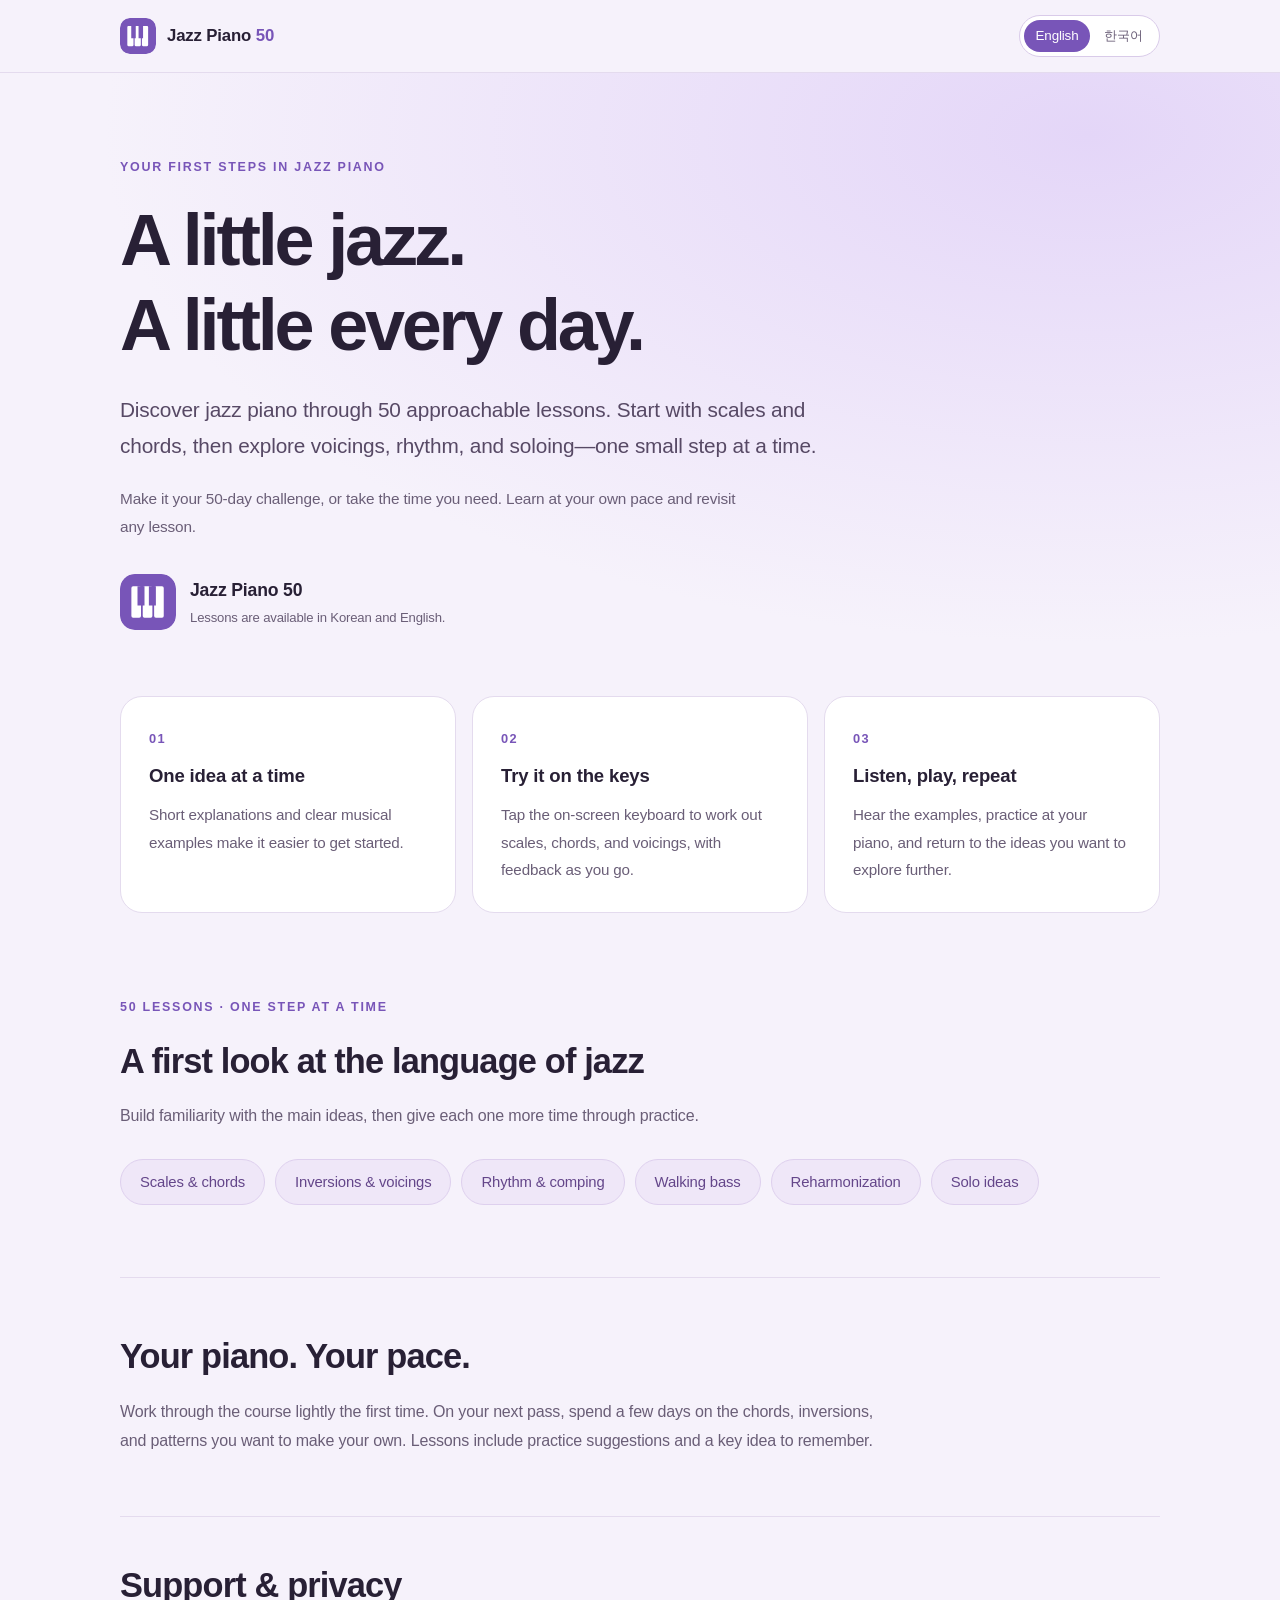
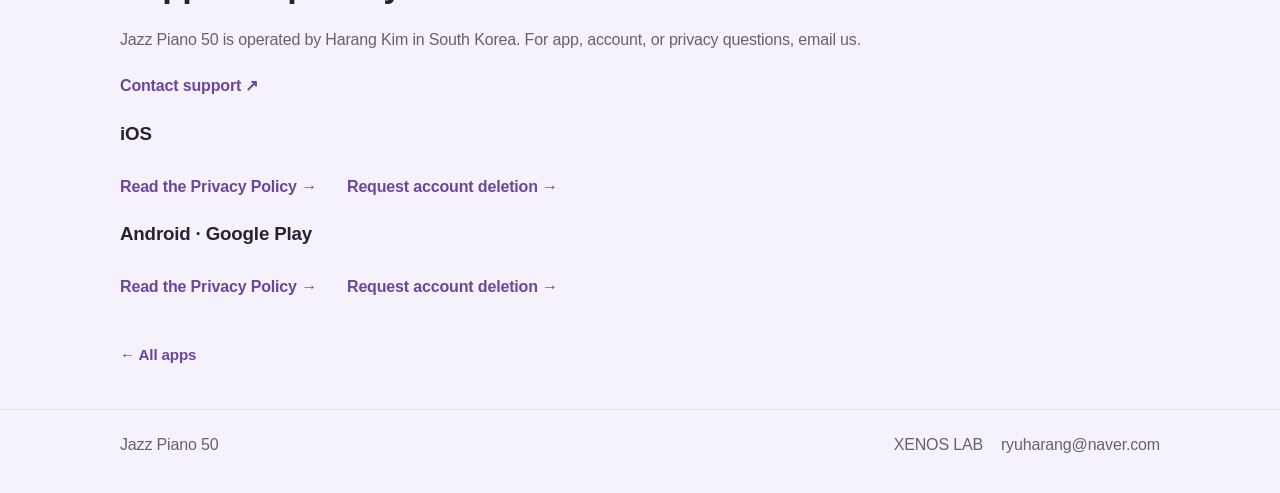
<file: jazz-piano-50.html>
<!doctype html>
<html lang="en">
<head>
  <meta charset="utf-8">
  <meta name="viewport" content="width=device-width, initial-scale=1">
  <title>Jazz Piano 50 — A little jazz, every day</title>
  <meta name="description" content="Discover jazz piano through 50 approachable lessons. Scales, chords, voicings, rhythm, and soloing—one small step at a time.">
  <meta name="theme-color" content="#f6f2fb">
  <link rel="canonical" href="https://xenoslab.net/jazz-piano-50.html">
  <link rel="alternate" hreflang="en" href="https://xenoslab.net/jazz-piano-50.html?lang=en">
  <link rel="alternate" hreflang="ko" href="https://xenoslab.net/jazz-piano-50.html?lang=ko">
  <link rel="icon" href="assets/jazz-piano-50-icon.svg" type="image/svg+xml">
  <link rel="stylesheet" href="styles.css">
  <link rel="stylesheet" href="jazz-piano-50.css">
  <script src="jazz-piano-50-language.js" defer></script>
  <noscript><style>[data-locale][hidden]{display:block!important}.language-switch{display:none}</style></noscript>
</head>
<body class="jazz-page ">
  <a class="skip-link" href="#main">Skip to content / 본문으로</a>
  <header class="site-header">
    <div class="container header-inner">
      <a class="jazz-wordmark" href="jazz-piano-50.html" aria-label="Jazz Piano 50"><img src="assets/jazz-piano-50-icon.svg" alt="" width="36" height="36"><span>Jazz Piano <strong>50</strong></span></a>
      <nav class="language-switch" aria-label="Language / 언어"><a href="jazz-piano-50.html?lang=en" data-language="en" lang="en" aria-current="page">English</a><a href="jazz-piano-50.html?lang=ko" data-language="ko" lang="ko">한국어</a></nav>
    </div>
  </header>
  <main id="main"><div data-locale="en" lang="en">
  <section class="jazz-hero"><div class="container">
    <p class="jazz-eyebrow">YOUR FIRST STEPS IN JAZZ PIANO</p><h1>A little jazz.<br>A little every day.</h1>
    <p class="jazz-lead">Discover jazz piano through 50 approachable lessons. Start with scales and chords, then explore voicings, rhythm, and soloing—one small step at a time.</p><p class="jazz-challenge">Make it your 50-day challenge, or take the time you need. Learn at your own pace and revisit any lesson.</p>
    <div class="jazz-hero-signature"><img src="assets/jazz-piano-50-icon.svg" alt="" width="56" height="56"><span>Jazz Piano <strong>50</strong><small>Lessons are available in Korean and English.</small></span></div>
  </div></section>
  <section class="container jazz-pillars" aria-label="How you learn"><article><span class="jazz-step">01</span><h2>One idea at a time</h2><p>Short explanations and clear musical examples make it easier to get started.</p></article><article><span class="jazz-step">02</span><h2>Try it on the keys</h2><p>Tap the on-screen keyboard to work out scales, chords, and voicings, with feedback as you go.</p></article><article><span class="jazz-step">03</span><h2>Listen, play, repeat</h2><p>Hear the examples, practice at your piano, and return to the ideas you want to explore further.</p></article></section>
  <section class="container jazz-journey"><p class="jazz-eyebrow">50 LESSONS · ONE STEP AT A TIME</p><h2>A first look at the language of jazz</h2><p>Build familiarity with the main ideas, then give each one more time through practice.</p><ul class="jazz-topics"><li>Scales & chords</li><li>Inversions & voicings</li><li>Rhythm & comping</li><li>Walking bass</li><li>Reharmonization</li><li>Solo ideas</li></ul></section>
  <section class="container jazz-practice"><h2>Your piano. Your pace.</h2><p>Work through the course lightly the first time. On your next pass, spend a few days on the chords, inversions, and patterns you want to make your own. Lessons include practice suggestions and a key idea to remember.</p></section>
  <section class="container jazz-support"><h2>Support & privacy</h2><p>Jazz Piano 50 is operated by Harang Kim in South Korea. For app, account, or privacy questions, email us.</p><p><a href="mailto:ryuharang@naver.com">Contact support ↗</a></p><h3>iOS</h3><div class="jazz-policy-links"><a href="jazz-piano-50-privacy.html?lang=en">Read the Privacy Policy →</a><a href="jazz-piano-50-privacy.html?lang=en#deletion-en">Request account deletion →</a></div><h3>Android · Google Play</h3><div class="jazz-policy-links"><a href="jazz-piano-50-play-privacy.html?lang=en">Read the Privacy Policy →</a><a href="jazz-piano-50-play-privacy.html?lang=en#deletion-en">Request account deletion →</a></div></section>
  <div class="container jazz-back"><a href="index.html">← All apps</a></div>
</div>
<div data-locale="ko" lang="ko" hidden>
  <section class="jazz-hero"><div class="container">
    <p class="jazz-eyebrow">재즈 피아노의 첫걸음</p><h1>하루에 조금씩,<br>재즈와 가까워져요.</h1>
    <p class="jazz-lead">50개의 부담 없는 레슨으로 재즈 피아노를 만나보세요. 스케일과 코드에서 시작해 보이싱, 리듬, 솔로까지 하나씩 알아갑니다.</p><p class="jazz-challenge">하루 한 레슨, 50일 챌린지로 시작해도 좋아요. 내 속도에 맞춰 배우고, 필요한 레슨은 언제든 다시 연습하세요.</p>
    <div class="jazz-hero-signature"><img src="assets/jazz-piano-50-icon.svg" alt="" width="56" height="56"><span>Jazz Piano <strong>50</strong><small>모든 레슨을 한국어와 영어로 볼 수 있어요.</small></span></div>
  </div></section>
  <section class="container jazz-pillars" aria-label="이렇게 배워요"><article><span class="jazz-step">01</span><h2>한 번에 하나씩</h2><p>짧은 설명과 악보 예시로 처음 만나는 개념을 차근차근 알아가요.</p></article><article><span class="jazz-step">02</span><h2>직접 눌러보며</h2><p>화면 건반에서 스케일과 코드, 보이싱을 찾아보고 피드백으로 확인해요.</p></article><article><span class="jazz-step">03</span><h2>듣고, 연주하고, 다시</h2><p>시범을 듣고 내 피아노에서 연습해요. 더 익히고 싶은 부분은 다시 돌아와 살펴보세요.</p></article></section>
  <section class="container jazz-journey"><p class="jazz-eyebrow">50 LESSONS · ONE STEP AT A TIME</p><h2>재즈 피아노에는 어떤 것들이 있을까요?</h2><p>전체 흐름을 가볍게 만나본 뒤, 하나하나 충분히 연습하며 익혀보세요.</p><ul class="jazz-topics"><li>스케일과 코드</li><li>자리 바꿈과 보이싱</li><li>리듬과 컴핑</li><li>워킹 베이스</li><li>리하모니제이션</li><li>솔로 아이디어</li></ul></section>
  <section class="container jazz-practice"><h2>내 피아노에서, 내 속도로.</h2><p>처음에는 코스를 가볍게 한 번 따라가 보세요. 다시 반복할 때는 코드와 자리 바꿈, 여러 패턴을 며칠에 걸쳐 충분히 연습하면 좋아요. 레슨마다 혼자 연습할 거리와 오늘 기억할 한 가지를 정리해 드려요.</p></section>
  <section class="container jazz-support"><h2>문의 및 개인정보 안내</h2><p>Jazz Piano 50의 운영자는 김하랑이며, 소재지는 대한민국입니다. 앱·계정·개인정보 관련 문의는 이메일로 보내주세요.</p><p><a href="mailto:ryuharang@naver.com">이메일로 문의하기 ↗</a></p><h3>iOS</h3><div class="jazz-policy-links"><a href="jazz-piano-50-privacy.html?lang=ko">개인정보 처리방침 보기 →</a><a href="jazz-piano-50-privacy.html?lang=ko#deletion-ko">계정 삭제 요청 안내 →</a></div><h3>Android · Google Play</h3><div class="jazz-policy-links"><a href="jazz-piano-50-play-privacy.html?lang=ko">개인정보 처리방침 보기 →</a><a href="jazz-piano-50-play-privacy.html?lang=ko#deletion-ko">계정 삭제 요청 안내 →</a></div></section>
  <div class="container jazz-back"><a href="index.html">← 전체 앱</a></div>
</div></main>
  <footer class="site-footer"><div class="container footer-inner"><p>Jazz Piano 50</p><div class="footer-links"><a href="index.html">XENOS LAB</a><a href="mailto:ryuharang@naver.com">ryuharang@naver.com</a></div></div></footer>
</body>
</html>
</file>
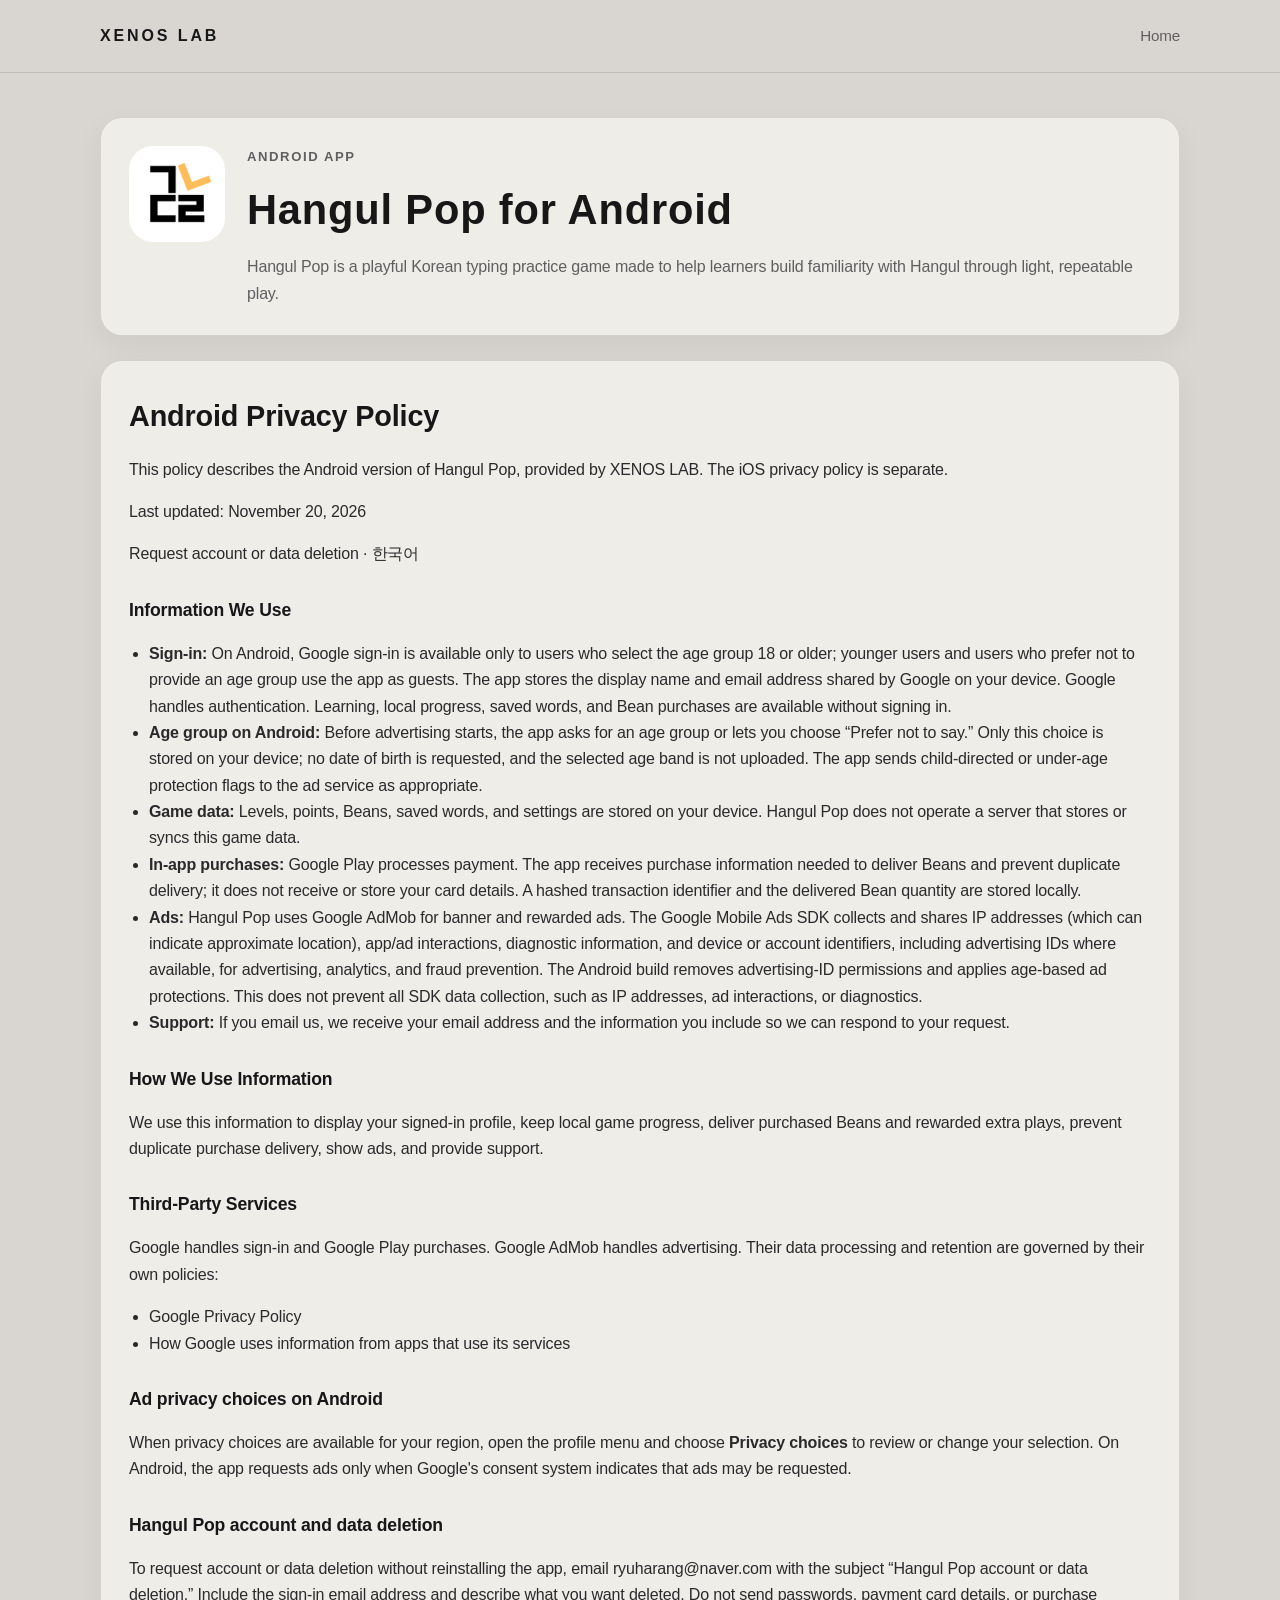
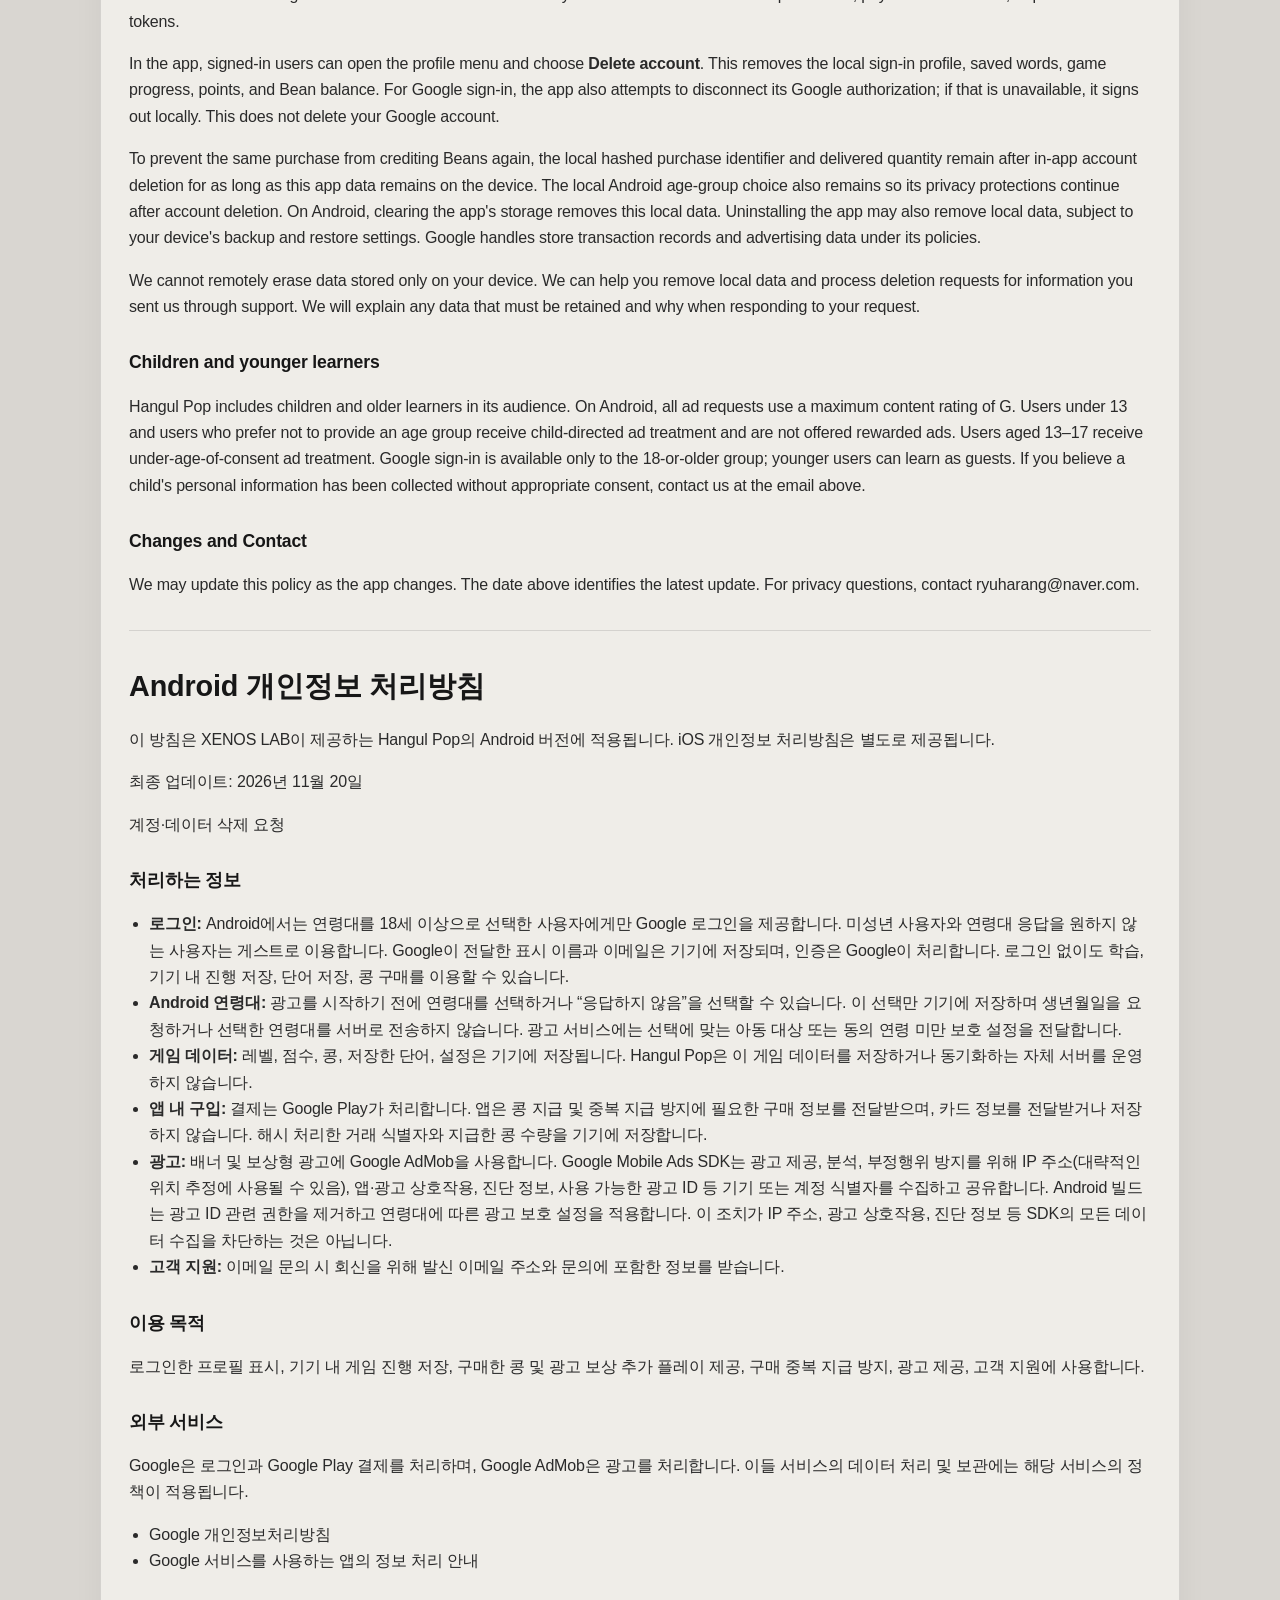
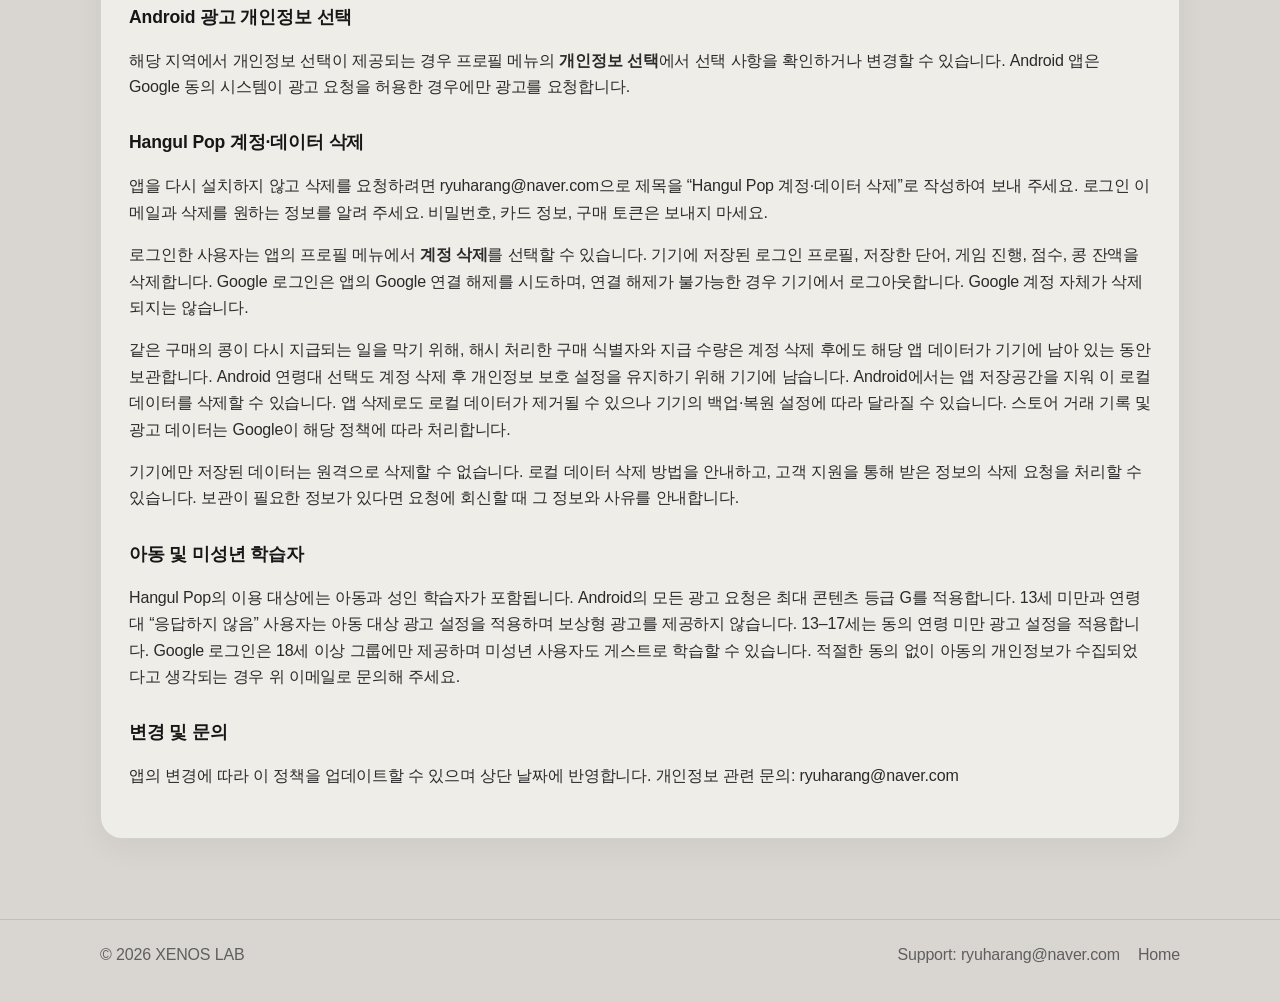
<file: privacy-android.html>
<!doctype html>
<html lang="en">
<head>
  <meta charset="utf-8">
  <meta name="viewport" content="width=device-width, initial-scale=1">
  <title>Hangul Pop for Android — Privacy Policy | XENOS LAB</title>
  <meta name="description" content="Privacy policy for the Android version of Hangul Pop by XENOS LAB.">
  <link rel="icon" href="assets/hangul-pop-icon.png">
  <link rel="stylesheet" href="styles.css">
</head>
<body>
  <header class="site-header">
    <div class="container header-inner">
      <a class="brand-text" href="index.html">XENOS LAB</a>
      <nav class="header-nav">
        <a href="index.html">Home</a>
      </nav>
    </div>
  </header>

  <main class="subpage-main">
    <div class="container">
      <section class="app-detail-card">
        <div class="app-detail-top">
          <img class="app-detail-icon" src="assets/hangul-pop-icon.png" alt="Hangul Pop app icon">
          <div>
            <p class="detail-label">Android app</p>
            <h1>Hangul Pop for Android</h1>
            <p class="detail-copy">
              Hangul Pop is a playful Korean typing practice game made to help learners build familiarity with Hangul through light, repeatable play.
            </p>
          </div>
        </div>
      </section>

      <section class="policy-card">
        <h2>Android Privacy Policy</h2>
        <p>This policy describes the Android version of Hangul Pop, provided by XENOS LAB. The <a href="privacy.html">iOS privacy policy</a> is separate.</p>
        <p class="updated">Last updated: November 20, 2026</p>
        <p><a href="#account-deletion">Request account or data deletion</a> · <a href="#privacy-ko">한국어</a></p>

        <h3>Information We Use</h3>
        <ul>
          <li><strong>Sign-in:</strong> On Android, Google sign-in is available only to users who select the age group 18 or older; younger users and users who prefer not to provide an age group use the app as guests. The app stores the display name and email address shared by Google on your device. Google handles authentication. Learning, local progress, saved words, and Bean purchases are available without signing in.</li>
          <li><strong>Age group on Android:</strong> Before advertising starts, the app asks for an age group or lets you choose “Prefer not to say.” Only this choice is stored on your device; no date of birth is requested, and the selected age band is not uploaded. The app sends child-directed or under-age protection flags to the ad service as appropriate.</li>
          <li><strong>Game data:</strong> Levels, points, Beans, saved words, and settings are stored on your device. Hangul Pop does not operate a server that stores or syncs this game data.</li>
          <li><strong>In-app purchases:</strong> Google Play processes payment. The app receives purchase information needed to deliver Beans and prevent duplicate delivery; it does not receive or store your card details. A hashed transaction identifier and the delivered Bean quantity are stored locally.</li>
          <li><strong>Ads:</strong> Hangul Pop uses Google AdMob for banner and rewarded ads. The Google Mobile Ads SDK collects and shares IP addresses (which can indicate approximate location), app/ad interactions, diagnostic information, and device or account identifiers, including advertising IDs where available, for advertising, analytics, and fraud prevention. The Android build removes advertising-ID permissions and applies age-based ad protections. This does not prevent all SDK data collection, such as IP addresses, ad interactions, or diagnostics.</li>
          <li><strong>Support:</strong> If you email us, we receive your email address and the information you include so we can respond to your request.</li>
        </ul>

        <h3>How We Use Information</h3>
        <p>We use this information to display your signed-in profile, keep local game progress, deliver purchased Beans and rewarded extra plays, prevent duplicate purchase delivery, show ads, and provide support.</p>

        <h3>Third-Party Services</h3>
        <p>Google handles sign-in and Google Play purchases. Google AdMob handles advertising. Their data processing and retention are governed by their own policies:</p>
        <ul>
          <li><a href="https://policies.google.com/privacy">Google Privacy Policy</a></li>
          <li><a href="https://policies.google.com/technologies/partner-sites">How Google uses information from apps that use its services</a></li>
        </ul>

        <h3>Ad privacy choices on Android</h3>
        <p>When privacy choices are available for your region, open the profile menu and choose <strong>Privacy choices</strong> to review or change your selection. On Android, the app requests ads only when Google's consent system indicates that ads may be requested.</p>

        <h3 id="account-deletion">Hangul Pop account and data deletion</h3>
        <p>To request account or data deletion without reinstalling the app, email <a href="mailto:ryuharang@naver.com?subject=Hangul%20Pop%20account%20or%20data%20deletion">ryuharang@naver.com</a> with the subject “Hangul Pop account or data deletion.” Include the sign-in email address and describe what you want deleted. Do not send passwords, payment card details, or purchase tokens.</p>
        <p>In the app, signed-in users can open the profile menu and choose <strong>Delete account</strong>. This removes the local sign-in profile, saved words, game progress, points, and Bean balance. For Google sign-in, the app also attempts to disconnect its Google authorization; if that is unavailable, it signs out locally. This does not delete your Google account.</p>
        <p>To prevent the same purchase from crediting Beans again, the local hashed purchase identifier and delivered quantity remain after in-app account deletion for as long as this app data remains on the device. The local Android age-group choice also remains so its privacy protections continue after account deletion. On Android, clearing the app's storage removes this local data. Uninstalling the app may also remove local data, subject to your device's backup and restore settings. Google handles store transaction records and advertising data under its policies.</p>
        <p>We cannot remotely erase data stored only on your device. We can help you remove local data and process deletion requests for information you sent us through support. We will explain any data that must be retained and why when responding to your request.</p>

        <h3>Children and younger learners</h3>
        <p>Hangul Pop includes children and older learners in its audience. On Android, all ad requests use a maximum content rating of G. Users under 13 and users who prefer not to provide an age group receive child-directed ad treatment and are not offered rewarded ads. Users aged 13–17 receive under-age-of-consent ad treatment. Google sign-in is available only to the 18-or-older group; younger users can learn as guests. If you believe a child's personal information has been collected without appropriate consent, contact us at the email above.</p>

        <h3>Changes and Contact</h3>
        <p>We may update this policy as the app changes. The date above identifies the latest update. For privacy questions, contact <a href="mailto:ryuharang@naver.com">ryuharang@naver.com</a>.</p>

        <hr>

        <h2 id="privacy-ko">Android 개인정보 처리방침</h2>
        <p>이 방침은 XENOS LAB이 제공하는 Hangul Pop의 Android 버전에 적용됩니다. <a href="privacy.html">iOS 개인정보 처리방침</a>은 별도로 제공됩니다.</p>
        <p class="updated">최종 업데이트: 2026년 11월 20일</p>
        <p><a href="#account-deletion-ko">계정·데이터 삭제 요청</a></p>

        <h3>처리하는 정보</h3>
        <ul>
          <li><strong>로그인:</strong> Android에서는 연령대를 18세 이상으로 선택한 사용자에게만 Google 로그인을 제공합니다. 미성년 사용자와 연령대 응답을 원하지 않는 사용자는 게스트로 이용합니다. Google이 전달한 표시 이름과 이메일은 기기에 저장되며, 인증은 Google이 처리합니다. 로그인 없이도 학습, 기기 내 진행 저장, 단어 저장, 콩 구매를 이용할 수 있습니다.</li>
          <li><strong>Android 연령대:</strong> 광고를 시작하기 전에 연령대를 선택하거나 “응답하지 않음”을 선택할 수 있습니다. 이 선택만 기기에 저장하며 생년월일을 요청하거나 선택한 연령대를 서버로 전송하지 않습니다. 광고 서비스에는 선택에 맞는 아동 대상 또는 동의 연령 미만 보호 설정을 전달합니다.</li>
          <li><strong>게임 데이터:</strong> 레벨, 점수, 콩, 저장한 단어, 설정은 기기에 저장됩니다. Hangul Pop은 이 게임 데이터를 저장하거나 동기화하는 자체 서버를 운영하지 않습니다.</li>
          <li><strong>앱 내 구입:</strong> 결제는 Google Play가 처리합니다. 앱은 콩 지급 및 중복 지급 방지에 필요한 구매 정보를 전달받으며, 카드 정보를 전달받거나 저장하지 않습니다. 해시 처리한 거래 식별자와 지급한 콩 수량을 기기에 저장합니다.</li>
          <li><strong>광고:</strong> 배너 및 보상형 광고에 Google AdMob을 사용합니다. Google Mobile Ads SDK는 광고 제공, 분석, 부정행위 방지를 위해 IP 주소(대략적인 위치 추정에 사용될 수 있음), 앱·광고 상호작용, 진단 정보, 사용 가능한 광고 ID 등 기기 또는 계정 식별자를 수집하고 공유합니다. Android 빌드는 광고 ID 관련 권한을 제거하고 연령대에 따른 광고 보호 설정을 적용합니다. 이 조치가 IP 주소, 광고 상호작용, 진단 정보 등 SDK의 모든 데이터 수집을 차단하는 것은 아닙니다.</li>
          <li><strong>고객 지원:</strong> 이메일 문의 시 회신을 위해 발신 이메일 주소와 문의에 포함한 정보를 받습니다.</li>
        </ul>

        <h3>이용 목적</h3>
        <p>로그인한 프로필 표시, 기기 내 게임 진행 저장, 구매한 콩 및 광고 보상 추가 플레이 제공, 구매 중복 지급 방지, 광고 제공, 고객 지원에 사용합니다.</p>

        <h3>외부 서비스</h3>
        <p>Google은 로그인과 Google Play 결제를 처리하며, Google AdMob은 광고를 처리합니다. 이들 서비스의 데이터 처리 및 보관에는 해당 서비스의 정책이 적용됩니다.</p>
        <ul>
          <li><a href="https://policies.google.com/privacy">Google 개인정보처리방침</a></li>
          <li><a href="https://policies.google.com/technologies/partner-sites">Google 서비스를 사용하는 앱의 정보 처리 안내</a></li>
        </ul>

        <h3>Android 광고 개인정보 선택</h3>
        <p>해당 지역에서 개인정보 선택이 제공되는 경우 프로필 메뉴의 <strong>개인정보 선택</strong>에서 선택 사항을 확인하거나 변경할 수 있습니다. Android 앱은 Google 동의 시스템이 광고 요청을 허용한 경우에만 광고를 요청합니다.</p>

        <h3 id="account-deletion-ko">Hangul Pop 계정·데이터 삭제</h3>
        <p>앱을 다시 설치하지 않고 삭제를 요청하려면 <a href="mailto:ryuharang@naver.com?subject=Hangul%20Pop%20account%20or%20data%20deletion">ryuharang@naver.com</a>으로 제목을 “Hangul Pop 계정·데이터 삭제”로 작성하여 보내 주세요. 로그인 이메일과 삭제를 원하는 정보를 알려 주세요. 비밀번호, 카드 정보, 구매 토큰은 보내지 마세요.</p>
        <p>로그인한 사용자는 앱의 프로필 메뉴에서 <strong>계정 삭제</strong>를 선택할 수 있습니다. 기기에 저장된 로그인 프로필, 저장한 단어, 게임 진행, 점수, 콩 잔액을 삭제합니다. Google 로그인은 앱의 Google 연결 해제를 시도하며, 연결 해제가 불가능한 경우 기기에서 로그아웃합니다. Google 계정 자체가 삭제되지는 않습니다.</p>
        <p>같은 구매의 콩이 다시 지급되는 일을 막기 위해, 해시 처리한 구매 식별자와 지급 수량은 계정 삭제 후에도 해당 앱 데이터가 기기에 남아 있는 동안 보관합니다. Android 연령대 선택도 계정 삭제 후 개인정보 보호 설정을 유지하기 위해 기기에 남습니다. Android에서는 앱 저장공간을 지워 이 로컬 데이터를 삭제할 수 있습니다. 앱 삭제로도 로컬 데이터가 제거될 수 있으나 기기의 백업·복원 설정에 따라 달라질 수 있습니다. 스토어 거래 기록 및 광고 데이터는 Google이 해당 정책에 따라 처리합니다.</p>
        <p>기기에만 저장된 데이터는 원격으로 삭제할 수 없습니다. 로컬 데이터 삭제 방법을 안내하고, 고객 지원을 통해 받은 정보의 삭제 요청을 처리할 수 있습니다. 보관이 필요한 정보가 있다면 요청에 회신할 때 그 정보와 사유를 안내합니다.</p>

        <h3>아동 및 미성년 학습자</h3>
        <p>Hangul Pop의 이용 대상에는 아동과 성인 학습자가 포함됩니다. Android의 모든 광고 요청은 최대 콘텐츠 등급 G를 적용합니다. 13세 미만과 연령대 “응답하지 않음” 사용자는 아동 대상 광고 설정을 적용하며 보상형 광고를 제공하지 않습니다. 13–17세는 동의 연령 미만 광고 설정을 적용합니다. Google 로그인은 18세 이상 그룹에만 제공하며 미성년 사용자도 게스트로 학습할 수 있습니다. 적절한 동의 없이 아동의 개인정보가 수집되었다고 생각되는 경우 위 이메일로 문의해 주세요.</p>

        <h3>변경 및 문의</h3>
        <p>앱의 변경에 따라 이 정책을 업데이트할 수 있으며 상단 날짜에 반영합니다. 개인정보 관련 문의: <a href="mailto:ryuharang@naver.com">ryuharang@naver.com</a></p>
      </section>
    </div>
  </main>

  <footer class="site-footer">
    <div class="container footer-inner">
      <p>© 2026 XENOS LAB</p>
      <div class="footer-links">
        <a href="mailto:ryuharang@naver.com">Support: ryuharang@naver.com</a>
        <a href="index.html">Home</a>
      </div>
    </div>
  </footer>
</body>
</html>
</file>
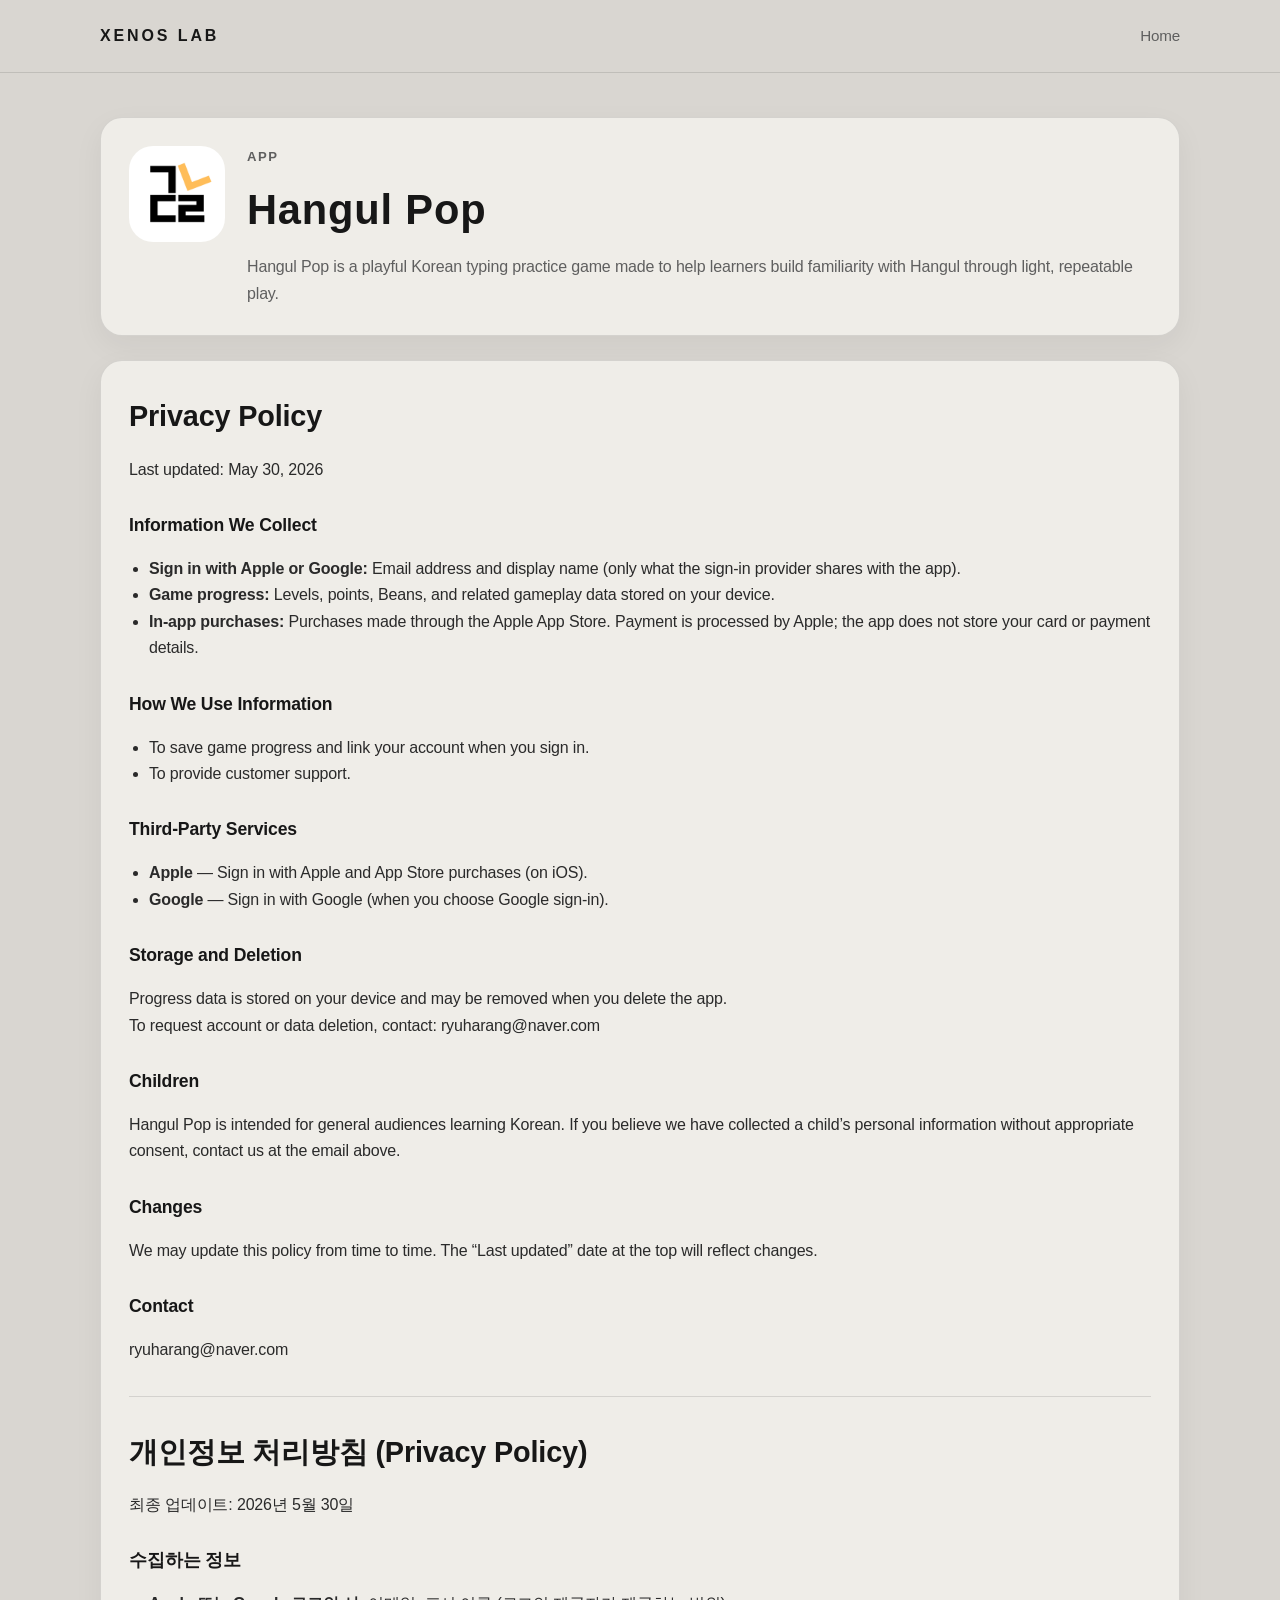
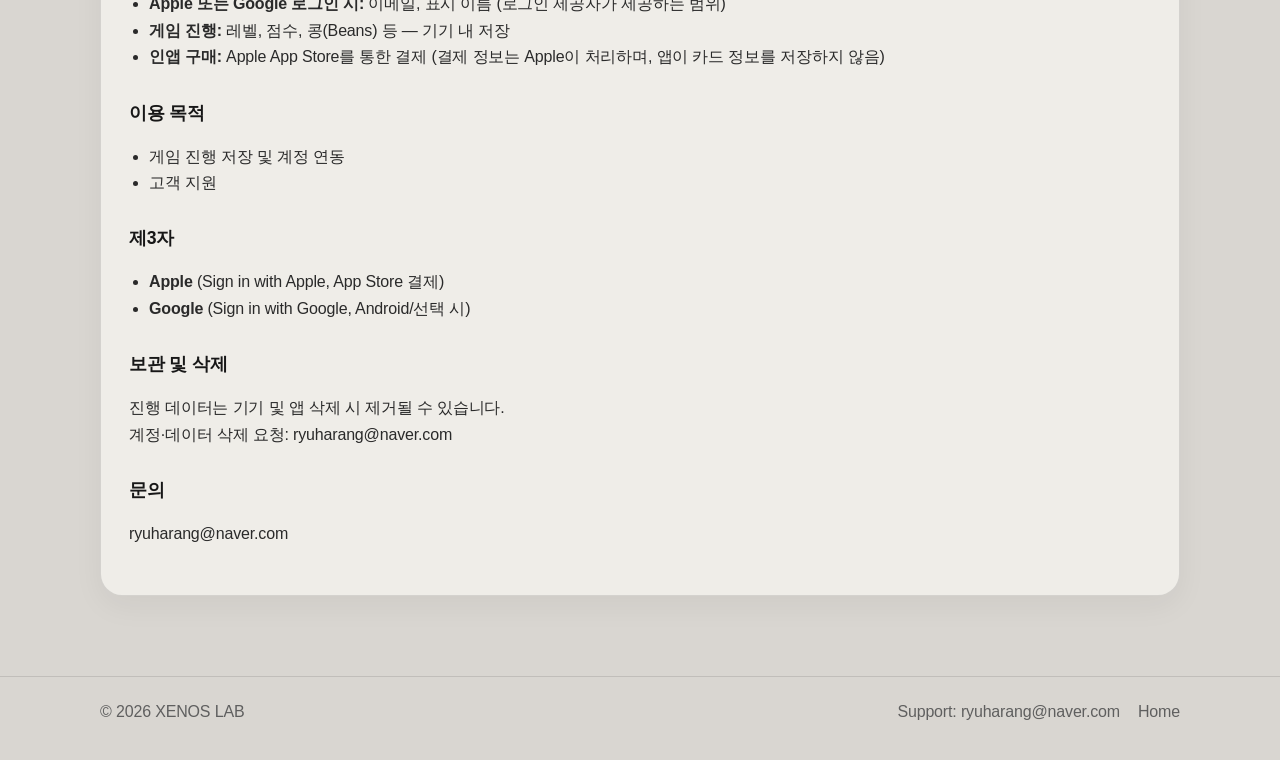
<file: privacy.html>
<!doctype html>
<html lang="en">
<head>
  <meta charset="utf-8">
  <meta name="viewport" content="width=device-width, initial-scale=1">
  <title>Hangul Pop — Privacy Policy | XENOS LAB</title>
  <meta name="description" content="Hangul Pop app introduction and privacy policy.">
  <link rel="icon" href="assets/hangul-pop-icon.png">
  <link rel="stylesheet" href="styles.css">
</head>
<body>
  <header class="site-header">
    <div class="container header-inner">
      <a class="brand-text" href="index.html">XENOS LAB</a>
      <nav class="header-nav">
        <a href="index.html">Home</a>
      </nav>
    </div>
  </header>

  <main class="subpage-main">
    <div class="container">
      <section class="app-detail-card">
        <div class="app-detail-top">
          <img class="app-detail-icon" src="assets/hangul-pop-icon.png" alt="Hangul Pop app icon">
          <div>
            <p class="detail-label">App</p>
            <h1>Hangul Pop</h1>
            <p class="detail-copy">
              Hangul Pop is a playful Korean typing practice game made to help learners build familiarity with Hangul through light, repeatable play.
            </p>
          </div>
        </div>
      </section>

      <section class="policy-card">
        <h2>Privacy Policy</h2>
        <p class="updated">Last updated: May 30, 2026</p>

        <h3>Information We Collect</h3>
        <ul>
          <li><strong>Sign in with Apple or Google:</strong> Email address and display name (only what the sign-in provider shares with the app).</li>
          <li><strong>Game progress:</strong> Levels, points, Beans, and related gameplay data stored on your device.</li>
          <li><strong>In-app purchases:</strong> Purchases made through the Apple App Store. Payment is processed by Apple; the app does not store your card or payment details.</li>
        </ul>

        <h3>How We Use Information</h3>
        <ul>
          <li>To save game progress and link your account when you sign in.</li>
          <li>To provide customer support.</li>
        </ul>

        <h3>Third-Party Services</h3>
        <ul>
          <li><strong>Apple</strong> — Sign in with Apple and App Store purchases (on iOS).</li>
          <li><strong>Google</strong> — Sign in with Google (when you choose Google sign-in).</li>
        </ul>

        <h3>Storage and Deletion</h3>
        <p>
          Progress data is stored on your device and may be removed when you delete the app.<br>
          To request account or data deletion, contact:
          <a href="mailto:ryuharang@naver.com">ryuharang@naver.com</a>
        </p>

        <h3>Children</h3>
        <p>
          Hangul Pop is intended for general audiences learning Korean.
          If you believe we have collected a child’s personal information without appropriate consent,
          contact us at the email above.
        </p>

        <h3>Changes</h3>
        <p>
          We may update this policy from time to time.
          The “Last updated” date at the top will reflect changes.
        </p>

        <h3>Contact</h3>
        <p><a href="mailto:ryuharang@naver.com">ryuharang@naver.com</a></p>

        <hr>

        <h2>개인정보 처리방침 (Privacy Policy)</h2>
        <p class="updated">최종 업데이트: 2026년 5월 30일</p>

        <h3>수집하는 정보</h3>
        <ul>
          <li><strong>Apple 또는 Google 로그인 시:</strong> 이메일, 표시 이름 (로그인 제공자가 제공하는 범위)</li>
          <li><strong>게임 진행:</strong> 레벨, 점수, 콩(Beans) 등 — 기기 내 저장</li>
          <li><strong>인앱 구매:</strong> Apple App Store를 통한 결제 (결제 정보는 Apple이 처리하며, 앱이 카드 정보를 저장하지 않음)</li>
        </ul>

        <h3>이용 목적</h3>
        <ul>
          <li>게임 진행 저장 및 계정 연동</li>
          <li>고객 지원</li>
        </ul>

        <h3>제3자</h3>
        <ul>
          <li><strong>Apple</strong> (Sign in with Apple, App Store 결제)</li>
          <li><strong>Google</strong> (Sign in with Google, Android/선택 시)</li>
        </ul>

        <h3>보관 및 삭제</h3>
        <p>
          진행 데이터는 기기 및 앱 삭제 시 제거될 수 있습니다.<br>
          계정·데이터 삭제 요청:
          <a href="mailto:ryuharang@naver.com">ryuharang@naver.com</a>
        </p>

        <h3>문의</h3>
        <p><a href="mailto:ryuharang@naver.com">ryuharang@naver.com</a></p>
      </section>
    </div>
  </main>

  <footer class="site-footer">
    <div class="container footer-inner">
      <p>© 2026 XENOS LAB</p>
      <div class="footer-links">
        <a href="mailto:ryuharang@naver.com">Support: ryuharang@naver.com</a>
        <a href="index.html">Home</a>
      </div>
    </div>
  </footer>
</body>
</html>
</file>
<file: styles.css>
:root {
  --bg: #d9d6d1;
  --surface: #e5e2dd;
  --surface-2: #efede8;
  --text: #171717;
  --muted: #5f5f5f;
  --line: rgba(23, 23, 23, 0.12);
  --line-strong: rgba(23, 23, 23, 0.22);
  --shadow: 0 10px 30px rgba(0, 0, 0, 0.05);
  --radius: 22px;
  --max-width: 1080px;
}

* {
  box-sizing: border-box;
}

html {
  scroll-behavior: smooth;
}

body {
  margin: 0;
  background: var(--bg);
  color: var(--text);
  font-family:
    "Apple SD Gothic Neo",
    "Malgun Gothic",
    "Noto Sans KR",
    "Segoe UI",
    Arial,
    sans-serif;
  line-height: 1.65;
  letter-spacing: -0.01em;
}

img {
  display: block;
  max-width: 100%;
}

a {
  color: inherit;
  text-decoration: none;
}

.container {
  width: min(calc(100% - 48px), var(--max-width));
  margin: 0 auto;
}

/* Header */
.site-header {
  position: sticky;
  top: 0;
  z-index: 20;
  background: rgba(217, 214, 209, 0.88);
  backdrop-filter: blur(10px);
  border-bottom: 1px solid var(--line);
}

.header-inner {
  display: flex;
  align-items: center;
  justify-content: space-between;
  min-height: 72px;
}

.brand-text {
  font-size: 1rem;
  font-weight: 700;
  letter-spacing: 0.18em;
}

.header-nav {
  display: flex;
  gap: 20px;
}

.header-nav a {
  font-size: 0.95rem;
  color: var(--muted);
}

.header-nav a:hover {
  color: var(--text);
}

/* Hero */
.hero {
  padding: 72px 0 40px;
}

.hero-inner {
  text-align: center;
}

.hero-logo {
  width: min(280px, 60vw);
  margin: 0 auto 28px;
}

.hero h1 {
  margin: 0;
  font-size: clamp(2rem, 4vw, 3.2rem);
  font-weight: 800;
  letter-spacing: 0.18em;
}

.hero-copy {
  max-width: 620px;
  margin: 18px auto 0;
  font-size: 1.05rem;
  color: var(--muted);
}

/* Apps */
.apps-section {
  padding: 24px 0 88px;
}

.section-head {
  margin-bottom: 28px;
}

.section-head h2 {
  margin: 0 0 8px;
  font-size: 1.7rem;
  font-weight: 800;
  letter-spacing: 0.04em;
}

.section-head p {
  margin: 0;
  color: var(--muted);
}

.apps-grid {
  display: grid;
  grid-template-columns: repeat(auto-fit, minmax(270px, 1fr));
  gap: 20px;
}

.app-card {
  display: block;
  background: var(--surface-2);
  border: 1px solid var(--line);
  border-radius: var(--radius);
  padding: 22px;
  box-shadow: var(--shadow);
  transition: transform 0.18s ease, border-color 0.18s ease, box-shadow 0.18s ease;
}

.app-card:hover {
  transform: translateY(-4px);
  border-color: var(--line-strong);
  box-shadow: 0 16px 34px rgba(0, 0, 0, 0.08);
}

.app-icon {
  width: 88px;
  height: 88px;
  border-radius: 20px;
  margin-bottom: 18px;
  background: #dcd9d4;
  object-fit: cover;
}

.app-card-body h3 {
  margin: 0 0 10px;
  font-size: 1.28rem;
  font-weight: 800;
}

.app-card-body p {
  margin: 0 0 16px;
  color: var(--muted);
}

.card-link {
  display: inline-block;
  font-weight: 700;
  letter-spacing: 0.02em;
}

/* Subpage */
.subpage-main {
  padding: 44px 0 80px;
}

.app-detail-card,
.policy-card {
  background: var(--surface-2);
  border: 1px solid var(--line);
  border-radius: var(--radius);
  box-shadow: var(--shadow);
}

.app-detail-card {
  padding: 28px;
  margin-bottom: 24px;
}

.app-detail-top {
  display: flex;
  align-items: flex-start;
  gap: 22px;
}

.app-detail-icon {
  width: 96px;
  height: 96px;
  border-radius: 24px;
  object-fit: cover;
  background: #dcd9d4;
  flex-shrink: 0;
}

.detail-label {
  margin: 0 0 8px;
  color: var(--muted);
  text-transform: uppercase;
  letter-spacing: 0.12em;
  font-size: 0.82rem;
  font-weight: 700;
}

.app-detail-card h1 {
  margin: 0 0 10px;
  font-size: clamp(1.8rem, 3.5vw, 2.6rem);
  letter-spacing: 0.02em;
}

.detail-copy {
  margin: 0;
  color: var(--muted);
}

.policy-card {
  padding: 32px 28px;
}

.policy-card h2 {
  margin: 0 0 8px;
  font-size: 1.8rem;
}

.policy-card h3 {
  margin: 28px 0 10px;
  font-size: 1.1rem;
}

.policy-card p,
.policy-card li {
  color: #2a2a2a;
}

.policy-card ul {
  padding-left: 20px;
}

.updated {
  color: var(--muted);
}

.policy-card hr {
  border: 0;
  border-top: 1px solid var(--line);
  margin: 32px 0;
}

/* Footer */
.site-footer {
  border-top: 1px solid var(--line);
  padding: 22px 0 34px;
}

.footer-inner {
  display: flex;
  justify-content: space-between;
  align-items: center;
  gap: 18px;
  flex-wrap: wrap;
}

.footer-inner p {
  margin: 0;
  color: var(--muted);
}

.footer-links {
  display: flex;
  gap: 18px;
  flex-wrap: wrap;
}

.footer-links a {
  color: var(--muted);
}

.footer-links a:hover {
  color: var(--text);
}

/* Responsive */
@media (max-width: 720px) {
  .container {
    width: min(calc(100% - 32px), var(--max-width));
  }

  .hero {
    padding-top: 56px;
  }

  .header-inner {
    min-height: 64px;
  }

  .brand-text {
    font-size: 0.95rem;
    letter-spacing: 0.14em;
  }

  .app-detail-top {
    flex-direction: column;
  }

  .app-detail-icon {
    width: 84px;
    height: 84px;
  }

  .policy-card,
  .app-detail-card,
  .app-card {
    border-radius: 18px;
  }
}
</file>
<file: jazz-piano-50.css>
.app-directory .apps-grid { grid-template-columns: 1fr; }
.jazz-card { background: linear-gradient(140deg, #f9f5ff, #eee5fa); border-color: #d7c8eb; }
.jazz-card .card-link { color: #644091; }
.jazz-card .app-icon { background: #7855b8; }
.jazz-page { --bg: #f6f2fb; --text: #282035; --muted: #6a5e77; --line: #e4dbee; --surface-2: #fff; --max-width: 1040px; background: var(--bg); color: var(--text); }
.jazz-page .site-header { background: rgba(246, 242, 251, .95); }
.jazz-page [lang="ko"] { word-break: keep-all; overflow-wrap: break-word; }
.jazz-wordmark { display: inline-flex; align-items: center; gap: 11px; font-size: 1.05rem; font-weight: 650; }
.jazz-wordmark img { border-radius: 10px; }
.jazz-wordmark strong { color: #7855b8; }
.language-switch { display: inline-flex; align-items: center; padding: 4px; gap: 2px; border: 1px solid #d9cbe9; border-radius: 999px; background: #fff; }
.language-switch a { padding: 5px 12px; color: #6a5e77; font-size: .84rem; border-radius: 999px; }
.language-switch a[aria-current] { background: #7855b8; color: #fff; }
.jazz-hero { padding: 84px 0 66px; background: radial-gradient(ellipse at 85% 10%, #e4d6f8 0, transparent 64%); }
.jazz-eyebrow { color: #7855b8; font-size: .78rem; letter-spacing: .14em; font-weight: 750; margin: 0 0 20px; }
.jazz-hero h1 { font-size: clamp(2.5rem, 6vw, 4.5rem); line-height: 1.18; letter-spacing: -.045em; margin: 0 0 24px; font-weight: 800; }
.jazz-lead { max-width: 730px; font-size: clamp(1.05rem, 2vw, 1.3rem); line-height: 1.75; color: #574965; }
.jazz-challenge { max-width: 620px; color: var(--muted); font-size: .96rem; line-height: 1.8; }
.jazz-hero-signature { display: flex; align-items: center; gap: 14px; margin-top: 34px; font-size: 1.1rem; font-weight: 650; }
.jazz-hero-signature img { border-radius: 15px; }
.jazz-hero-signature small { display: block; font-size: .82rem; font-weight: 450; color: var(--muted); margin-top: 2px; }
.jazz-pillars { display: grid; grid-template-columns: repeat(3, 1fr); gap: 16px; padding-bottom: 72px; }
.jazz-pillars article { border: 1px solid var(--line); background: #fff; border-radius: 22px; padding: 28px; }
.jazz-step { display: inline-block; color: #7855b8; font-size: .8rem; font-weight: 750; letter-spacing: .1em; margin-bottom: 14px; }
.jazz-pillars h2 { font-size: 1.16rem; line-height: 1.4; margin: 0 0 12px; }
.jazz-pillars p { font-size: .95rem; color: var(--muted); margin: 0; line-height: 1.8; }
.jazz-journey { padding-top: 12px; padding-bottom: 72px; }
.jazz-journey h2, .jazz-practice h2, .jazz-support h2 { margin: 0 0 16px; font-size: clamp(1.6rem, 3vw, 2.15rem); line-height: 1.4; letter-spacing: -.025em; }
.jazz-journey > p:not(.jazz-eyebrow), .jazz-practice p, .jazz-support p { max-width: 780px; color: var(--muted); line-height: 1.85; }
.jazz-topics { list-style: none; padding: 0; display: flex; gap: 10px; flex-wrap: wrap; margin: 28px 0 0; }
.jazz-topics li { padding: 10px 19px; border: 1px solid #ded0ee; color: #64468a; border-radius: 999px; background: #efe7f8; font-size: .93rem; }
.jazz-practice { border-top: 1px solid var(--line); padding-top: 54px; padding-bottom: 44px; }
.jazz-support { border-top: 1px solid var(--line); padding-top: 44px; padding-bottom: 30px; }
.jazz-support a, .jazz-back { color: #6c459d; font-weight: 600; }
.jazz-policy-links { display: flex; gap: 14px 30px; flex-wrap: wrap; margin-top: 24px; }
.jazz-back { display: block; padding-top: 12px; padding-bottom: 42px; font-size: .95rem; }
.jazz-policy-container { max-width: 900px; padding-top: 38px; padding-bottom: 70px; }
.jazz-policy-container > [data-locale] > .jazz-back { padding-bottom: 22px; }
.legal-document { background: #fff; border: 1px solid var(--line); border-radius: 24px; padding: 42px; overflow-wrap: anywhere; }
.legal-document .legal-brand { color: #7855b8; font-weight: 700; font-size: .88rem; margin: 0 0 10px; }
.legal-document h1 { font-size: clamp(1.8rem, 4vw, 2.5rem); line-height: 1.25; margin: 0 0 18px; }
.legal-document header { border-bottom: 1px solid var(--line); padding-bottom: 20px; margin-bottom: 30px; }
.legal-document h2 { font-size: 1.2rem; line-height: 1.5; margin: 0 0 14px; }
.legal-document section { margin: 0 0 36px; scroll-margin-top: 96px; }
.legal-document p, .legal-document li { font-size: .97rem; line-height: 1.85; color: #53485e; }
.legal-document li { margin-bottom: 13px; }
.legal-document ul { padding-left: 22px; }
.legal-document a { color: #6c459d; text-decoration: underline; text-underline-offset: 3px; }
.legal-document .legal-sources { font-size: .82rem; }
.legal-document footer { border-top: 1px solid var(--line); padding-top: 18px; }
.legal-action a { font-weight: 650; }
.skip-link { position: absolute; top: -100px; left: 16px; z-index: 99; padding: 12px; background: #fff; border: 2px solid #7855b8; }
.skip-link:focus { top: 8px; }
.jazz-page a:focus-visible, .jazz-card:focus-visible { outline: 3px solid #7855b8; outline-offset: 5px; }
[hidden] { display: none !important; }
@media (max-width: 720px) {
  .jazz-hero { padding: 50px 0 42px; }
  .jazz-hero h1 { font-size: clamp(2.15rem, 9vw, 3.2rem); }
  .jazz-pillars { grid-template-columns: 1fr; gap: 12px; padding-bottom: 48px; }
  .jazz-pillars article { padding: 24px; }
  .jazz-journey { padding-bottom: 42px; }
  .jazz-practice { padding-top: 34px; padding-bottom: 28px; }
  .jazz-support { padding-top: 30px; }
  .jazz-wordmark { font-size: .9rem; gap: 8px; }
  .jazz-wordmark img { width: 30px; height: 30px; }
  .language-switch a { font-size: .76rem; padding: 5px 9px; }
  .legal-document { padding: 27px 21px; border-radius: 20px; }
  .jazz-policy-container { padding-top: 24px; }
  .jazz-page .header-inner { gap: 12px; flex-wrap: wrap; padding-top: 12px; padding-bottom: 12px; }
}
@media (prefers-reduced-motion: reduce) { html { scroll-behavior: auto; } .jazz-card { transition: none; } }
</file>
